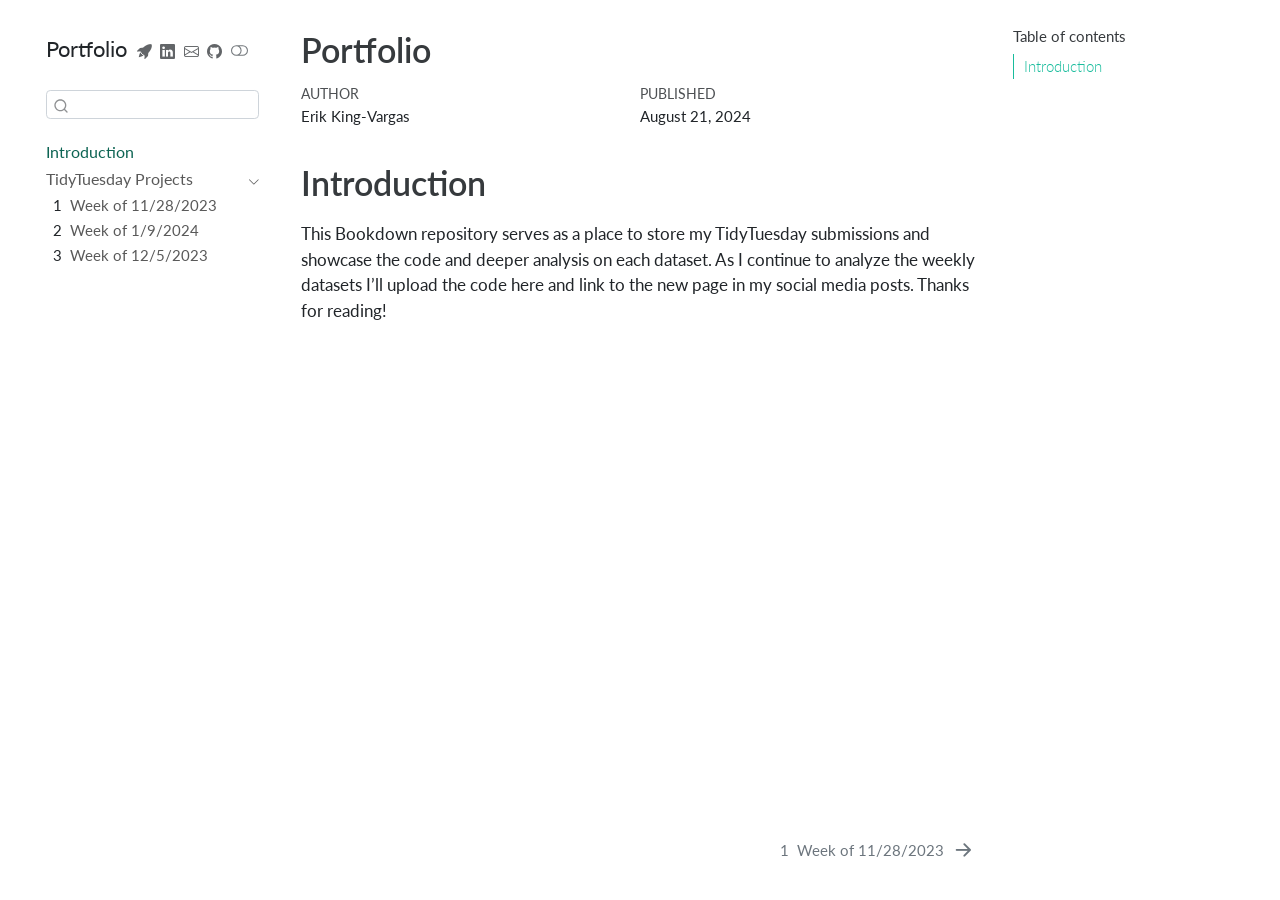
<file: docs/index.html>
<!DOCTYPE html>
<html xmlns="http://www.w3.org/1999/xhtml" lang="en" xml:lang="en"><head>

<meta charset="utf-8">
<meta name="generator" content="quarto-1.3.361">

<meta name="viewport" content="width=device-width, initial-scale=1.0, user-scalable=yes">

<meta name="author" content="Erik King-Vargas">
<meta name="dcterms.date" content="2024-08-21">

<title>Portfolio</title>
<style>
code{white-space: pre-wrap;}
span.smallcaps{font-variant: small-caps;}
div.columns{display: flex; gap: min(4vw, 1.5em);}
div.column{flex: auto; overflow-x: auto;}
div.hanging-indent{margin-left: 1.5em; text-indent: -1.5em;}
ul.task-list{list-style: none;}
ul.task-list li input[type="checkbox"] {
  width: 0.8em;
  margin: 0 0.8em 0.2em -1em; /* quarto-specific, see https://github.com/quarto-dev/quarto-cli/issues/4556 */ 
  vertical-align: middle;
}
</style>


<script src="site_libs/quarto-nav/quarto-nav.js"></script>
<script src="site_libs/quarto-nav/headroom.min.js"></script>
<script src="site_libs/clipboard/clipboard.min.js"></script>
<script src="site_libs/quarto-search/autocomplete.umd.js"></script>
<script src="site_libs/quarto-search/fuse.min.js"></script>
<script src="site_libs/quarto-search/quarto-search.js"></script>
<meta name="quarto:offset" content="./">
<link href="./week_11-28-2023.html" rel="next">
<script src="site_libs/quarto-html/quarto.js"></script>
<script src="site_libs/quarto-html/popper.min.js"></script>
<script src="site_libs/quarto-html/tippy.umd.min.js"></script>
<script src="site_libs/quarto-html/anchor.min.js"></script>
<link href="site_libs/quarto-html/tippy.css" rel="stylesheet">
<link href="site_libs/quarto-html/quarto-syntax-highlighting.css" rel="stylesheet" class="quarto-color-scheme" id="quarto-text-highlighting-styles">
<link href="site_libs/quarto-html/quarto-syntax-highlighting-dark.css" rel="prefetch" class="quarto-color-scheme quarto-color-alternate" id="quarto-text-highlighting-styles">
<script src="site_libs/bootstrap/bootstrap.min.js"></script>
<link href="site_libs/bootstrap/bootstrap-icons.css" rel="stylesheet">
<link href="site_libs/bootstrap/bootstrap.min.css" rel="stylesheet" class="quarto-color-scheme" id="quarto-bootstrap" data-mode="light">
<link href="site_libs/bootstrap/bootstrap-dark.min.css" rel="prefetch" class="quarto-color-scheme quarto-color-alternate" id="quarto-bootstrap" data-mode="dark">
<script id="quarto-search-options" type="application/json">{
  "location": "sidebar",
  "copy-button": false,
  "collapse-after": 3,
  "panel-placement": "start",
  "type": "textbox",
  "limit": 20,
  "language": {
    "search-no-results-text": "No results",
    "search-matching-documents-text": "matching documents",
    "search-copy-link-title": "Copy link to search",
    "search-hide-matches-text": "Hide additional matches",
    "search-more-match-text": "more match in this document",
    "search-more-matches-text": "more matches in this document",
    "search-clear-button-title": "Clear",
    "search-detached-cancel-button-title": "Cancel",
    "search-submit-button-title": "Submit",
    "search-label": "Search"
  }
}</script>


</head>

<body class="nav-sidebar floating">

<div id="quarto-search-results"></div>
  <header id="quarto-header" class="headroom fixed-top">
  <nav class="quarto-secondary-nav">
    <div class="container-fluid d-flex">
      <button type="button" class="quarto-btn-toggle btn" data-bs-toggle="collapse" data-bs-target="#quarto-sidebar,#quarto-sidebar-glass" aria-controls="quarto-sidebar" aria-expanded="false" aria-label="Toggle sidebar navigation" onclick="if (window.quartoToggleHeadroom) { window.quartoToggleHeadroom(); }">
        <i class="bi bi-layout-text-sidebar-reverse"></i>
      </button>
      <nav class="quarto-page-breadcrumbs" aria-label="breadcrumb"><ol class="breadcrumb"><li class="breadcrumb-item"><a href="./index.html">Introduction</a></li></ol></nav>
      <a class="flex-grow-1" role="button" data-bs-toggle="collapse" data-bs-target="#quarto-sidebar,#quarto-sidebar-glass" aria-controls="quarto-sidebar" aria-expanded="false" aria-label="Toggle sidebar navigation" onclick="if (window.quartoToggleHeadroom) { window.quartoToggleHeadroom(); }">      
      </a>
      <button type="button" class="btn quarto-search-button" aria-label="" onclick="window.quartoOpenSearch();">
        <i class="bi bi-search"></i>
      </button>
    </div>
  </nav>
</header>
<!-- content -->
<div id="quarto-content" class="quarto-container page-columns page-rows-contents page-layout-article">
<!-- sidebar -->
  <nav id="quarto-sidebar" class="sidebar collapse collapse-horizontal sidebar-navigation floating overflow-auto">
    <div class="pt-lg-2 mt-2 text-left sidebar-header">
    <div class="sidebar-title mb-0 py-0">
      <a href="./">Portfolio</a> 
        <div class="sidebar-tools-main tools-wide">
    <a href="https://erik-king-vargas.carrd.co/" title="" class="quarto-navigation-tool px-1" aria-label=""><i class="bi bi-rocket-takeoff"></i></a>
    <a href="https://www.linkedin.com/in/erikvvargas/" title="" class="quarto-navigation-tool px-1" aria-label=""><i class="bi bi-linkedin"></i></a>
    <a href="mailto:erikvvargas@gmail.com" title="" class="quarto-navigation-tool px-1" aria-label=""><i class="bi bi-envelope"></i></a>
    <a href="https://github.com/erikvvargas/erik_vargas_portfolio" title="Source Code" class="quarto-navigation-tool px-1" aria-label="Source Code"><i class="bi bi-github"></i></a>
  <a href="" class="quarto-color-scheme-toggle quarto-navigation-tool  px-1" onclick="window.quartoToggleColorScheme(); return false;" title="Toggle dark mode"><i class="bi"></i></a>
</div>
    </div>
      </div>
        <div class="mt-2 flex-shrink-0 align-items-center">
        <div class="sidebar-search">
        <div id="quarto-search" class="" title="Search"></div>
        </div>
        </div>
    <div class="sidebar-menu-container"> 
    <ul class="list-unstyled mt-1">
        <li class="sidebar-item">
  <div class="sidebar-item-container"> 
  <a href="./index.html" class="sidebar-item-text sidebar-link active">
 <span class="menu-text">Introduction</span></a>
  </div>
</li>
        <li class="sidebar-item sidebar-item-section">
      <div class="sidebar-item-container"> 
            <a class="sidebar-item-text sidebar-link text-start" data-bs-toggle="collapse" data-bs-target="#quarto-sidebar-section-1" aria-expanded="true">
 <span class="menu-text">TidyTuesday Projects</span></a>
          <a class="sidebar-item-toggle text-start" data-bs-toggle="collapse" data-bs-target="#quarto-sidebar-section-1" aria-expanded="true" aria-label="Toggle section">
            <i class="bi bi-chevron-right ms-2"></i>
          </a> 
      </div>
      <ul id="quarto-sidebar-section-1" class="collapse list-unstyled sidebar-section depth1 show">  
          <li class="sidebar-item">
  <div class="sidebar-item-container"> 
  <a href="./week_11-28-2023.html" class="sidebar-item-text sidebar-link">
 <span class="menu-text"><span class="chapter-number">1</span>&nbsp; <span class="chapter-title">Week of 11/28/2023</span></span></a>
  </div>
</li>
          <li class="sidebar-item">
  <div class="sidebar-item-container"> 
  <a href="./week_1-9-2024.html" class="sidebar-item-text sidebar-link">
 <span class="menu-text"><span class="chapter-number">2</span>&nbsp; <span class="chapter-title">Week of 1/9/2024</span></span></a>
  </div>
</li>
          <li class="sidebar-item">
  <div class="sidebar-item-container"> 
  <a href="./week_12-5-2023.html" class="sidebar-item-text sidebar-link">
 <span class="menu-text"><span class="chapter-number">3</span>&nbsp; <span class="chapter-title">Week of 12/5/2023</span></span></a>
  </div>
</li>
      </ul>
  </li>
    </ul>
    </div>
</nav>
<div id="quarto-sidebar-glass" data-bs-toggle="collapse" data-bs-target="#quarto-sidebar,#quarto-sidebar-glass"></div>
<!-- margin-sidebar -->
    <div id="quarto-margin-sidebar" class="sidebar margin-sidebar">
        <nav id="TOC" role="doc-toc" class="toc-active">
    <h2 id="toc-title">Table of contents</h2>
   
  <ul>
  <li><a href="#introduction" id="toc-introduction" class="nav-link active" data-scroll-target="#introduction">Introduction</a></li>
  </ul>
</nav>
    </div>
<!-- main -->
<main class="content" id="quarto-document-content">

<header id="title-block-header" class="quarto-title-block default">
<div class="quarto-title">
<h1 class="title">Portfolio</h1>
</div>



<div class="quarto-title-meta">

    <div>
    <div class="quarto-title-meta-heading">Author</div>
    <div class="quarto-title-meta-contents">
             <p>Erik King-Vargas </p>
          </div>
  </div>
    
    <div>
    <div class="quarto-title-meta-heading">Published</div>
    <div class="quarto-title-meta-contents">
      <p class="date">August 21, 2024</p>
    </div>
  </div>
  
    
  </div>
  

</header>

<section id="introduction" class="level1 unnumbered">
<h1 class="unnumbered">Introduction</h1>
<p>This Bookdown repository serves as a place to store my TidyTuesday submissions and showcase the code and deeper analysis on each dataset. As I continue to analyze the weekly datasets I’ll upload the code here and link to the new page in my social media posts. Thanks for reading!</p>


</section>

</main> <!-- /main -->
<script id="quarto-html-after-body" type="application/javascript">
window.document.addEventListener("DOMContentLoaded", function (event) {
  const toggleBodyColorMode = (bsSheetEl) => {
    const mode = bsSheetEl.getAttribute("data-mode");
    const bodyEl = window.document.querySelector("body");
    if (mode === "dark") {
      bodyEl.classList.add("quarto-dark");
      bodyEl.classList.remove("quarto-light");
    } else {
      bodyEl.classList.add("quarto-light");
      bodyEl.classList.remove("quarto-dark");
    }
  }
  const toggleBodyColorPrimary = () => {
    const bsSheetEl = window.document.querySelector("link#quarto-bootstrap");
    if (bsSheetEl) {
      toggleBodyColorMode(bsSheetEl);
    }
  }
  toggleBodyColorPrimary();  
  const disableStylesheet = (stylesheets) => {
    for (let i=0; i < stylesheets.length; i++) {
      const stylesheet = stylesheets[i];
      stylesheet.rel = 'prefetch';
    }
  }
  const enableStylesheet = (stylesheets) => {
    for (let i=0; i < stylesheets.length; i++) {
      const stylesheet = stylesheets[i];
      stylesheet.rel = 'stylesheet';
    }
  }
  const manageTransitions = (selector, allowTransitions) => {
    const els = window.document.querySelectorAll(selector);
    for (let i=0; i < els.length; i++) {
      const el = els[i];
      if (allowTransitions) {
        el.classList.remove('notransition');
      } else {
        el.classList.add('notransition');
      }
    }
  }
  const toggleColorMode = (alternate) => {
    // Switch the stylesheets
    const alternateStylesheets = window.document.querySelectorAll('link.quarto-color-scheme.quarto-color-alternate');
    manageTransitions('#quarto-margin-sidebar .nav-link', false);
    if (alternate) {
      enableStylesheet(alternateStylesheets);
      for (const sheetNode of alternateStylesheets) {
        if (sheetNode.id === "quarto-bootstrap") {
          toggleBodyColorMode(sheetNode);
        }
      }
    } else {
      disableStylesheet(alternateStylesheets);
      toggleBodyColorPrimary();
    }
    manageTransitions('#quarto-margin-sidebar .nav-link', true);
    // Switch the toggles
    const toggles = window.document.querySelectorAll('.quarto-color-scheme-toggle');
    for (let i=0; i < toggles.length; i++) {
      const toggle = toggles[i];
      if (toggle) {
        if (alternate) {
          toggle.classList.add("alternate");     
        } else {
          toggle.classList.remove("alternate");
        }
      }
    }
    // Hack to workaround the fact that safari doesn't
    // properly recolor the scrollbar when toggling (#1455)
    if (navigator.userAgent.indexOf('Safari') > 0 && navigator.userAgent.indexOf('Chrome') == -1) {
      manageTransitions("body", false);
      window.scrollTo(0, 1);
      setTimeout(() => {
        window.scrollTo(0, 0);
        manageTransitions("body", true);
      }, 40);  
    }
  }
  const isFileUrl = () => { 
    return window.location.protocol === 'file:';
  }
  const hasAlternateSentinel = () => {  
    let styleSentinel = getColorSchemeSentinel();
    if (styleSentinel !== null) {
      return styleSentinel === "alternate";
    } else {
      return false;
    }
  }
  const setStyleSentinel = (alternate) => {
    const value = alternate ? "alternate" : "default";
    if (!isFileUrl()) {
      window.localStorage.setItem("quarto-color-scheme", value);
    } else {
      localAlternateSentinel = value;
    }
  }
  const getColorSchemeSentinel = () => {
    if (!isFileUrl()) {
      const storageValue = window.localStorage.getItem("quarto-color-scheme");
      return storageValue != null ? storageValue : localAlternateSentinel;
    } else {
      return localAlternateSentinel;
    }
  }
  let localAlternateSentinel = 'default';
  // Dark / light mode switch
  window.quartoToggleColorScheme = () => {
    // Read the current dark / light value 
    let toAlternate = !hasAlternateSentinel();
    toggleColorMode(toAlternate);
    setStyleSentinel(toAlternate);
  };
  // Ensure there is a toggle, if there isn't float one in the top right
  if (window.document.querySelector('.quarto-color-scheme-toggle') === null) {
    const a = window.document.createElement('a');
    a.classList.add('top-right');
    a.classList.add('quarto-color-scheme-toggle');
    a.href = "";
    a.onclick = function() { try { window.quartoToggleColorScheme(); } catch {} return false; };
    const i = window.document.createElement("i");
    i.classList.add('bi');
    a.appendChild(i);
    window.document.body.appendChild(a);
  }
  // Switch to dark mode if need be
  if (hasAlternateSentinel()) {
    toggleColorMode(true);
  } else {
    toggleColorMode(false);
  }
  const icon = "";
  const anchorJS = new window.AnchorJS();
  anchorJS.options = {
    placement: 'right',
    icon: icon
  };
  anchorJS.add('.anchored');
  const isCodeAnnotation = (el) => {
    for (const clz of el.classList) {
      if (clz.startsWith('code-annotation-')) {                     
        return true;
      }
    }
    return false;
  }
  const clipboard = new window.ClipboardJS('.code-copy-button', {
    text: function(trigger) {
      const codeEl = trigger.previousElementSibling.cloneNode(true);
      for (const childEl of codeEl.children) {
        if (isCodeAnnotation(childEl)) {
          childEl.remove();
        }
      }
      return codeEl.innerText;
    }
  });
  clipboard.on('success', function(e) {
    // button target
    const button = e.trigger;
    // don't keep focus
    button.blur();
    // flash "checked"
    button.classList.add('code-copy-button-checked');
    var currentTitle = button.getAttribute("title");
    button.setAttribute("title", "Copied!");
    let tooltip;
    if (window.bootstrap) {
      button.setAttribute("data-bs-toggle", "tooltip");
      button.setAttribute("data-bs-placement", "left");
      button.setAttribute("data-bs-title", "Copied!");
      tooltip = new bootstrap.Tooltip(button, 
        { trigger: "manual", 
          customClass: "code-copy-button-tooltip",
          offset: [0, -8]});
      tooltip.show();    
    }
    setTimeout(function() {
      if (tooltip) {
        tooltip.hide();
        button.removeAttribute("data-bs-title");
        button.removeAttribute("data-bs-toggle");
        button.removeAttribute("data-bs-placement");
      }
      button.setAttribute("title", currentTitle);
      button.classList.remove('code-copy-button-checked');
    }, 1000);
    // clear code selection
    e.clearSelection();
  });
  function tippyHover(el, contentFn) {
    const config = {
      allowHTML: true,
      content: contentFn,
      maxWidth: 500,
      delay: 100,
      arrow: false,
      appendTo: function(el) {
          return el.parentElement;
      },
      interactive: true,
      interactiveBorder: 10,
      theme: 'quarto',
      placement: 'bottom-start'
    };
    window.tippy(el, config); 
  }
  const noterefs = window.document.querySelectorAll('a[role="doc-noteref"]');
  for (var i=0; i<noterefs.length; i++) {
    const ref = noterefs[i];
    tippyHover(ref, function() {
      // use id or data attribute instead here
      let href = ref.getAttribute('data-footnote-href') || ref.getAttribute('href');
      try { href = new URL(href).hash; } catch {}
      const id = href.replace(/^#\/?/, "");
      const note = window.document.getElementById(id);
      return note.innerHTML;
    });
  }
      let selectedAnnoteEl;
      const selectorForAnnotation = ( cell, annotation) => {
        let cellAttr = 'data-code-cell="' + cell + '"';
        let lineAttr = 'data-code-annotation="' +  annotation + '"';
        const selector = 'span[' + cellAttr + '][' + lineAttr + ']';
        return selector;
      }
      const selectCodeLines = (annoteEl) => {
        const doc = window.document;
        const targetCell = annoteEl.getAttribute("data-target-cell");
        const targetAnnotation = annoteEl.getAttribute("data-target-annotation");
        const annoteSpan = window.document.querySelector(selectorForAnnotation(targetCell, targetAnnotation));
        const lines = annoteSpan.getAttribute("data-code-lines").split(",");
        const lineIds = lines.map((line) => {
          return targetCell + "-" + line;
        })
        let top = null;
        let height = null;
        let parent = null;
        if (lineIds.length > 0) {
            //compute the position of the single el (top and bottom and make a div)
            const el = window.document.getElementById(lineIds[0]);
            top = el.offsetTop;
            height = el.offsetHeight;
            parent = el.parentElement.parentElement;
          if (lineIds.length > 1) {
            const lastEl = window.document.getElementById(lineIds[lineIds.length - 1]);
            const bottom = lastEl.offsetTop + lastEl.offsetHeight;
            height = bottom - top;
          }
          if (top !== null && height !== null && parent !== null) {
            // cook up a div (if necessary) and position it 
            let div = window.document.getElementById("code-annotation-line-highlight");
            if (div === null) {
              div = window.document.createElement("div");
              div.setAttribute("id", "code-annotation-line-highlight");
              div.style.position = 'absolute';
              parent.appendChild(div);
            }
            div.style.top = top - 2 + "px";
            div.style.height = height + 4 + "px";
            let gutterDiv = window.document.getElementById("code-annotation-line-highlight-gutter");
            if (gutterDiv === null) {
              gutterDiv = window.document.createElement("div");
              gutterDiv.setAttribute("id", "code-annotation-line-highlight-gutter");
              gutterDiv.style.position = 'absolute';
              const codeCell = window.document.getElementById(targetCell);
              const gutter = codeCell.querySelector('.code-annotation-gutter');
              gutter.appendChild(gutterDiv);
            }
            gutterDiv.style.top = top - 2 + "px";
            gutterDiv.style.height = height + 4 + "px";
          }
          selectedAnnoteEl = annoteEl;
        }
      };
      const unselectCodeLines = () => {
        const elementsIds = ["code-annotation-line-highlight", "code-annotation-line-highlight-gutter"];
        elementsIds.forEach((elId) => {
          const div = window.document.getElementById(elId);
          if (div) {
            div.remove();
          }
        });
        selectedAnnoteEl = undefined;
      };
      // Attach click handler to the DT
      const annoteDls = window.document.querySelectorAll('dt[data-target-cell]');
      for (const annoteDlNode of annoteDls) {
        annoteDlNode.addEventListener('click', (event) => {
          const clickedEl = event.target;
          if (clickedEl !== selectedAnnoteEl) {
            unselectCodeLines();
            const activeEl = window.document.querySelector('dt[data-target-cell].code-annotation-active');
            if (activeEl) {
              activeEl.classList.remove('code-annotation-active');
            }
            selectCodeLines(clickedEl);
            clickedEl.classList.add('code-annotation-active');
          } else {
            // Unselect the line
            unselectCodeLines();
            clickedEl.classList.remove('code-annotation-active');
          }
        });
      }
  const findCites = (el) => {
    const parentEl = el.parentElement;
    if (parentEl) {
      const cites = parentEl.dataset.cites;
      if (cites) {
        return {
          el,
          cites: cites.split(' ')
        };
      } else {
        return findCites(el.parentElement)
      }
    } else {
      return undefined;
    }
  };
  var bibliorefs = window.document.querySelectorAll('a[role="doc-biblioref"]');
  for (var i=0; i<bibliorefs.length; i++) {
    const ref = bibliorefs[i];
    const citeInfo = findCites(ref);
    if (citeInfo) {
      tippyHover(citeInfo.el, function() {
        var popup = window.document.createElement('div');
        citeInfo.cites.forEach(function(cite) {
          var citeDiv = window.document.createElement('div');
          citeDiv.classList.add('hanging-indent');
          citeDiv.classList.add('csl-entry');
          var biblioDiv = window.document.getElementById('ref-' + cite);
          if (biblioDiv) {
            citeDiv.innerHTML = biblioDiv.innerHTML;
          }
          popup.appendChild(citeDiv);
        });
        return popup.innerHTML;
      });
    }
  }
});
</script>
<nav class="page-navigation">
  <div class="nav-page nav-page-previous">
  </div>
  <div class="nav-page nav-page-next">
      <a href="./week_11-28-2023.html" class="pagination-link">
        <span class="nav-page-text"><span class="chapter-number">1</span>&nbsp; <span class="chapter-title">Week of 11/28/2023</span></span> <i class="bi bi-arrow-right-short"></i>
      </a>
  </div>
</nav>
</div> <!-- /content -->



</body></html>
</file>
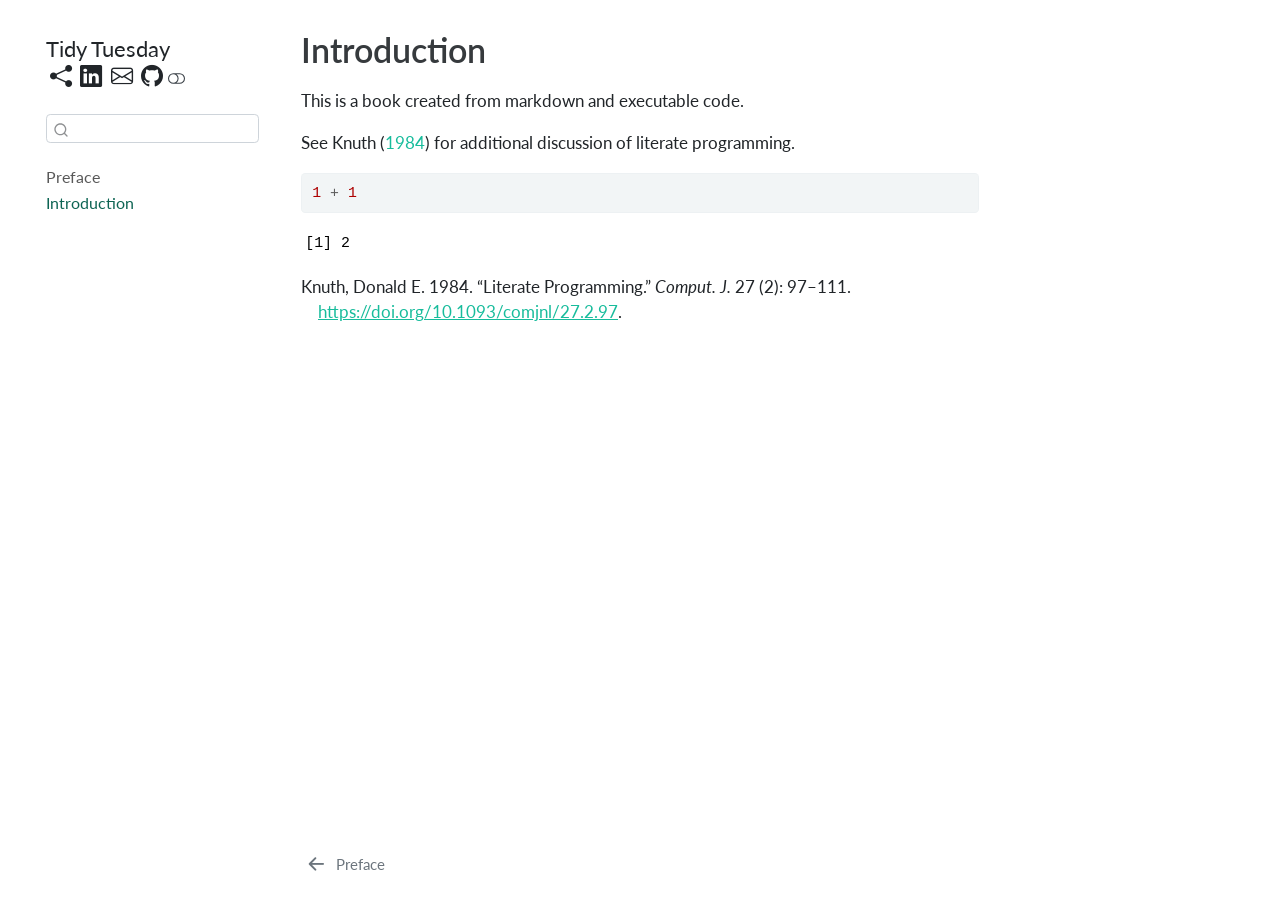
<file: docs/intro.html>
<!DOCTYPE html>
<html xmlns="http://www.w3.org/1999/xhtml" lang="en" xml:lang="en"><head>

<meta charset="utf-8">
<meta name="generator" content="quarto-1.2.475">

<meta name="viewport" content="width=device-width, initial-scale=1.0, user-scalable=yes">


<title>Tidy Tuesday - 1&nbsp; Introduction</title>
<style>
code{white-space: pre-wrap;}
span.smallcaps{font-variant: small-caps;}
div.columns{display: flex; gap: min(4vw, 1.5em);}
div.column{flex: auto; overflow-x: auto;}
div.hanging-indent{margin-left: 1.5em; text-indent: -1.5em;}
ul.task-list{list-style: none;}
ul.task-list li input[type="checkbox"] {
  width: 0.8em;
  margin: 0 0.8em 0.2em -1.6em;
  vertical-align: middle;
}
pre > code.sourceCode { white-space: pre; position: relative; }
pre > code.sourceCode > span { display: inline-block; line-height: 1.25; }
pre > code.sourceCode > span:empty { height: 1.2em; }
.sourceCode { overflow: visible; }
code.sourceCode > span { color: inherit; text-decoration: inherit; }
div.sourceCode { margin: 1em 0; }
pre.sourceCode { margin: 0; }
@media screen {
div.sourceCode { overflow: auto; }
}
@media print {
pre > code.sourceCode { white-space: pre-wrap; }
pre > code.sourceCode > span { text-indent: -5em; padding-left: 5em; }
}
pre.numberSource code
  { counter-reset: source-line 0; }
pre.numberSource code > span
  { position: relative; left: -4em; counter-increment: source-line; }
pre.numberSource code > span > a:first-child::before
  { content: counter(source-line);
    position: relative; left: -1em; text-align: right; vertical-align: baseline;
    border: none; display: inline-block;
    -webkit-touch-callout: none; -webkit-user-select: none;
    -khtml-user-select: none; -moz-user-select: none;
    -ms-user-select: none; user-select: none;
    padding: 0 4px; width: 4em;
    color: #aaaaaa;
  }
pre.numberSource { margin-left: 3em; border-left: 1px solid #aaaaaa;  padding-left: 4px; }
div.sourceCode
  {   }
@media screen {
pre > code.sourceCode > span > a:first-child::before { text-decoration: underline; }
}
code span.al { color: #ff0000; font-weight: bold; } /* Alert */
code span.an { color: #60a0b0; font-weight: bold; font-style: italic; } /* Annotation */
code span.at { color: #7d9029; } /* Attribute */
code span.bn { color: #40a070; } /* BaseN */
code span.bu { color: #008000; } /* BuiltIn */
code span.cf { color: #007020; font-weight: bold; } /* ControlFlow */
code span.ch { color: #4070a0; } /* Char */
code span.cn { color: #880000; } /* Constant */
code span.co { color: #60a0b0; font-style: italic; } /* Comment */
code span.cv { color: #60a0b0; font-weight: bold; font-style: italic; } /* CommentVar */
code span.do { color: #ba2121; font-style: italic; } /* Documentation */
code span.dt { color: #902000; } /* DataType */
code span.dv { color: #40a070; } /* DecVal */
code span.er { color: #ff0000; font-weight: bold; } /* Error */
code span.ex { } /* Extension */
code span.fl { color: #40a070; } /* Float */
code span.fu { color: #06287e; } /* Function */
code span.im { color: #008000; font-weight: bold; } /* Import */
code span.in { color: #60a0b0; font-weight: bold; font-style: italic; } /* Information */
code span.kw { color: #007020; font-weight: bold; } /* Keyword */
code span.op { color: #666666; } /* Operator */
code span.ot { color: #007020; } /* Other */
code span.pp { color: #bc7a00; } /* Preprocessor */
code span.sc { color: #4070a0; } /* SpecialChar */
code span.ss { color: #bb6688; } /* SpecialString */
code span.st { color: #4070a0; } /* String */
code span.va { color: #19177c; } /* Variable */
code span.vs { color: #4070a0; } /* VerbatimString */
code span.wa { color: #60a0b0; font-weight: bold; font-style: italic; } /* Warning */
div.csl-bib-body { }
div.csl-entry {
  clear: both;
}
.hanging div.csl-entry {
  margin-left:2em;
  text-indent:-2em;
}
div.csl-left-margin {
  min-width:2em;
  float:left;
}
div.csl-right-inline {
  margin-left:2em;
  padding-left:1em;
}
div.csl-indent {
  margin-left: 2em;
}
</style>


<script src="site_libs/quarto-nav/quarto-nav.js"></script>
<script src="site_libs/quarto-nav/headroom.min.js"></script>
<script src="site_libs/clipboard/clipboard.min.js"></script>
<script src="site_libs/quarto-search/autocomplete.umd.js"></script>
<script src="site_libs/quarto-search/fuse.min.js"></script>
<script src="site_libs/quarto-search/quarto-search.js"></script>
<meta name="quarto:offset" content="./">
<link href="./index.html" rel="prev">
<script src="site_libs/quarto-html/quarto.js"></script>
<script src="site_libs/quarto-html/popper.min.js"></script>
<script src="site_libs/quarto-html/tippy.umd.min.js"></script>
<script src="site_libs/quarto-html/anchor.min.js"></script>
<link href="site_libs/quarto-html/tippy.css" rel="stylesheet">
<link href="site_libs/quarto-html/quarto-syntax-highlighting.css" rel="stylesheet" class="quarto-color-scheme" id="quarto-text-highlighting-styles">
<link href="site_libs/quarto-html/quarto-syntax-highlighting-dark.css" rel="prefetch" class="quarto-color-scheme quarto-color-alternate" id="quarto-text-highlighting-styles">
<script src="site_libs/bootstrap/bootstrap.min.js"></script>
<link href="site_libs/bootstrap/bootstrap-icons.css" rel="stylesheet">
<link href="site_libs/bootstrap/bootstrap.min.css" rel="stylesheet" class="quarto-color-scheme" id="quarto-bootstrap" data-mode="light">
<link href="site_libs/bootstrap/bootstrap-dark.min.css" rel="prefetch" class="quarto-color-scheme quarto-color-alternate" id="quarto-bootstrap" data-mode="dark">
<script id="quarto-search-options" type="application/json">{
  "location": "sidebar",
  "copy-button": false,
  "collapse-after": 3,
  "panel-placement": "start",
  "type": "textbox",
  "limit": 20,
  "language": {
    "search-no-results-text": "No results",
    "search-matching-documents-text": "matching documents",
    "search-copy-link-title": "Copy link to search",
    "search-hide-matches-text": "Hide additional matches",
    "search-more-match-text": "more match in this document",
    "search-more-matches-text": "more matches in this document",
    "search-clear-button-title": "Clear",
    "search-detached-cancel-button-title": "Cancel",
    "search-submit-button-title": "Submit"
  }
}</script>


</head>

<body class="nav-sidebar floating">

<div id="quarto-search-results"></div>
  <header id="quarto-header" class="headroom fixed-top">
  <nav class="quarto-secondary-nav" data-bs-toggle="collapse" data-bs-target="#quarto-sidebar" aria-controls="quarto-sidebar" aria-expanded="false" aria-label="Toggle sidebar navigation" onclick="if (window.quartoToggleHeadroom) { window.quartoToggleHeadroom(); }">
    <div class="container-fluid d-flex justify-content-between">
      <h1 class="quarto-secondary-nav-title"><span class="chapter-title">Introduction</span></h1>
      <button type="button" class="quarto-btn-toggle btn" aria-label="Show secondary navigation">
        <i class="bi bi-chevron-right"></i>
      </button>
    </div>
  </nav>
</header>
<!-- content -->
<div id="quarto-content" class="quarto-container page-columns page-rows-contents page-layout-article">
<!-- sidebar -->
  <nav id="quarto-sidebar" class="sidebar collapse sidebar-navigation floating overflow-auto">
    <div class="pt-lg-2 mt-2 text-left sidebar-header">
    <div class="sidebar-title mb-0 py-0">
      <a href="./">Tidy Tuesday</a> 
        <div class="sidebar-tools-main tools-wide">
    <a href="https://erik-king-vargas.carrd.co/" title="" class="sidebar-tool px-1"><i class="bi bi-share-fill"></i></a>
    <a href="https://www.linkedin.com/in/erikkingvargas/" title="" class="sidebar-tool px-1"><i class="bi bi-linkedin"></i></a>
    <a href="mailto:erik.king.vargas@gmail.com" title="" class="sidebar-tool px-1"><i class="bi bi-envelope"></i></a>
    <a href="https://github.com/erikvvargas/portfolio" title="Source Code" class="sidebar-tool px-1"><i class="bi bi-github"></i></a>
  <a href="" class="quarto-color-scheme-toggle sidebar-tool" onclick="window.quartoToggleColorScheme(); return false;" title="Toggle dark mode"><i class="bi"></i></a>
</div>
    </div>
      </div>
      <div class="mt-2 flex-shrink-0 align-items-center">
        <div class="sidebar-search">
        <div id="quarto-search" class="" title="Search"></div>
        </div>
      </div>
    <div class="sidebar-menu-container"> 
    <ul class="list-unstyled mt-1">
        <li class="sidebar-item">
  <div class="sidebar-item-container"> 
  <a href="./index.html" class="sidebar-item-text sidebar-link">Preface</a>
  </div>
</li>
        <li class="sidebar-item">
  <div class="sidebar-item-container"> 
  <a href="./intro.html" class="sidebar-item-text sidebar-link active"><span class="chapter-title">Introduction</span></a>
  </div>
</li>
    </ul>
    </div>
</nav>
<!-- margin-sidebar -->
    <div id="quarto-margin-sidebar" class="sidebar margin-sidebar">
        
    </div>
<!-- main -->
<main class="content" id="quarto-document-content">

<header id="title-block-header" class="quarto-title-block default">
<div class="quarto-title">
<h1 class="title d-none d-lg-block"><span class="chapter-title">Introduction</span></h1>
</div>



<div class="quarto-title-meta">

    
  
    
  </div>
  

</header>

<p>This is a book created from markdown and executable code.</p>
<p>See <span class="citation" data-cites="knuth84">Knuth (<a href="#ref-knuth84" role="doc-biblioref">1984</a>)</span> for additional discussion of literate programming.</p>
<div class="cell">
<div class="sourceCode cell-code" id="cb1"><pre class="sourceCode r code-with-copy"><code class="sourceCode r"><span id="cb1-1"><a href="#cb1-1" aria-hidden="true" tabindex="-1"></a><span class="dv">1</span> <span class="sc">+</span> <span class="dv">1</span></span></code><button title="Copy to Clipboard" class="code-copy-button"><i class="bi"></i></button></pre></div>
<div class="cell-output cell-output-stdout">
<pre><code>[1] 2</code></pre>
</div>
</div>


<div id="refs" class="references csl-bib-body hanging-indent" role="doc-bibliography">
<div id="ref-knuth84" class="csl-entry" role="doc-biblioentry">
Knuth, Donald E. 1984. <span>“Literate Programming.”</span> <em>Comput. J.</em> 27 (2): 97–111. <a href="https://doi.org/10.1093/comjnl/27.2.97">https://doi.org/10.1093/comjnl/27.2.97</a>.
</div>
</div>

</main> <!-- /main -->
<script id="quarto-html-after-body" type="application/javascript">
window.document.addEventListener("DOMContentLoaded", function (event) {
  const toggleBodyColorMode = (bsSheetEl) => {
    const mode = bsSheetEl.getAttribute("data-mode");
    const bodyEl = window.document.querySelector("body");
    if (mode === "dark") {
      bodyEl.classList.add("quarto-dark");
      bodyEl.classList.remove("quarto-light");
    } else {
      bodyEl.classList.add("quarto-light");
      bodyEl.classList.remove("quarto-dark");
    }
  }
  const toggleBodyColorPrimary = () => {
    const bsSheetEl = window.document.querySelector("link#quarto-bootstrap");
    if (bsSheetEl) {
      toggleBodyColorMode(bsSheetEl);
    }
  }
  toggleBodyColorPrimary();  
  const disableStylesheet = (stylesheets) => {
    for (let i=0; i < stylesheets.length; i++) {
      const stylesheet = stylesheets[i];
      stylesheet.rel = 'prefetch';
    }
  }
  const enableStylesheet = (stylesheets) => {
    for (let i=0; i < stylesheets.length; i++) {
      const stylesheet = stylesheets[i];
      stylesheet.rel = 'stylesheet';
    }
  }
  const manageTransitions = (selector, allowTransitions) => {
    const els = window.document.querySelectorAll(selector);
    for (let i=0; i < els.length; i++) {
      const el = els[i];
      if (allowTransitions) {
        el.classList.remove('notransition');
      } else {
        el.classList.add('notransition');
      }
    }
  }
  const toggleColorMode = (alternate) => {
    // Switch the stylesheets
    const alternateStylesheets = window.document.querySelectorAll('link.quarto-color-scheme.quarto-color-alternate');
    manageTransitions('#quarto-margin-sidebar .nav-link', false);
    if (alternate) {
      enableStylesheet(alternateStylesheets);
      for (const sheetNode of alternateStylesheets) {
        if (sheetNode.id === "quarto-bootstrap") {
          toggleBodyColorMode(sheetNode);
        }
      }
    } else {
      disableStylesheet(alternateStylesheets);
      toggleBodyColorPrimary();
    }
    manageTransitions('#quarto-margin-sidebar .nav-link', true);
    // Switch the toggles
    const toggles = window.document.querySelectorAll('.quarto-color-scheme-toggle');
    for (let i=0; i < toggles.length; i++) {
      const toggle = toggles[i];
      if (toggle) {
        if (alternate) {
          toggle.classList.add("alternate");     
        } else {
          toggle.classList.remove("alternate");
        }
      }
    }
    // Hack to workaround the fact that safari doesn't
    // properly recolor the scrollbar when toggling (#1455)
    if (navigator.userAgent.indexOf('Safari') > 0 && navigator.userAgent.indexOf('Chrome') == -1) {
      manageTransitions("body", false);
      window.scrollTo(0, 1);
      setTimeout(() => {
        window.scrollTo(0, 0);
        manageTransitions("body", true);
      }, 40);  
    }
  }
  const isFileUrl = () => { 
    return window.location.protocol === 'file:';
  }
  const hasAlternateSentinel = () => {  
    let styleSentinel = getColorSchemeSentinel();
    if (styleSentinel !== null) {
      return styleSentinel === "alternate";
    } else {
      return false;
    }
  }
  const setStyleSentinel = (alternate) => {
    const value = alternate ? "alternate" : "default";
    if (!isFileUrl()) {
      window.localStorage.setItem("quarto-color-scheme", value);
    } else {
      localAlternateSentinel = value;
    }
  }
  const getColorSchemeSentinel = () => {
    if (!isFileUrl()) {
      const storageValue = window.localStorage.getItem("quarto-color-scheme");
      return storageValue != null ? storageValue : localAlternateSentinel;
    } else {
      return localAlternateSentinel;
    }
  }
  let localAlternateSentinel = 'default';
  // Dark / light mode switch
  window.quartoToggleColorScheme = () => {
    // Read the current dark / light value 
    let toAlternate = !hasAlternateSentinel();
    toggleColorMode(toAlternate);
    setStyleSentinel(toAlternate);
  };
  // Ensure there is a toggle, if there isn't float one in the top right
  if (window.document.querySelector('.quarto-color-scheme-toggle') === null) {
    const a = window.document.createElement('a');
    a.classList.add('top-right');
    a.classList.add('quarto-color-scheme-toggle');
    a.href = "";
    a.onclick = function() { try { window.quartoToggleColorScheme(); } catch {} return false; };
    const i = window.document.createElement("i");
    i.classList.add('bi');
    a.appendChild(i);
    window.document.body.appendChild(a);
  }
  // Switch to dark mode if need be
  if (hasAlternateSentinel()) {
    toggleColorMode(true);
  } else {
    toggleColorMode(false);
  }
  const icon = "";
  const anchorJS = new window.AnchorJS();
  anchorJS.options = {
    placement: 'right',
    icon: icon
  };
  anchorJS.add('.anchored');
  const clipboard = new window.ClipboardJS('.code-copy-button', {
    target: function(trigger) {
      return trigger.previousElementSibling;
    }
  });
  clipboard.on('success', function(e) {
    // button target
    const button = e.trigger;
    // don't keep focus
    button.blur();
    // flash "checked"
    button.classList.add('code-copy-button-checked');
    var currentTitle = button.getAttribute("title");
    button.setAttribute("title", "Copied!");
    let tooltip;
    if (window.bootstrap) {
      button.setAttribute("data-bs-toggle", "tooltip");
      button.setAttribute("data-bs-placement", "left");
      button.setAttribute("data-bs-title", "Copied!");
      tooltip = new bootstrap.Tooltip(button, 
        { trigger: "manual", 
          customClass: "code-copy-button-tooltip",
          offset: [0, -8]});
      tooltip.show();    
    }
    setTimeout(function() {
      if (tooltip) {
        tooltip.hide();
        button.removeAttribute("data-bs-title");
        button.removeAttribute("data-bs-toggle");
        button.removeAttribute("data-bs-placement");
      }
      button.setAttribute("title", currentTitle);
      button.classList.remove('code-copy-button-checked');
    }, 1000);
    // clear code selection
    e.clearSelection();
  });
  function tippyHover(el, contentFn) {
    const config = {
      allowHTML: true,
      content: contentFn,
      maxWidth: 500,
      delay: 100,
      arrow: false,
      appendTo: function(el) {
          return el.parentElement;
      },
      interactive: true,
      interactiveBorder: 10,
      theme: 'quarto',
      placement: 'bottom-start'
    };
    window.tippy(el, config); 
  }
  const noterefs = window.document.querySelectorAll('a[role="doc-noteref"]');
  for (var i=0; i<noterefs.length; i++) {
    const ref = noterefs[i];
    tippyHover(ref, function() {
      // use id or data attribute instead here
      let href = ref.getAttribute('data-footnote-href') || ref.getAttribute('href');
      try { href = new URL(href).hash; } catch {}
      const id = href.replace(/^#\/?/, "");
      const note = window.document.getElementById(id);
      return note.innerHTML;
    });
  }
  const findCites = (el) => {
    const parentEl = el.parentElement;
    if (parentEl) {
      const cites = parentEl.dataset.cites;
      if (cites) {
        return {
          el,
          cites: cites.split(' ')
        };
      } else {
        return findCites(el.parentElement)
      }
    } else {
      return undefined;
    }
  };
  var bibliorefs = window.document.querySelectorAll('a[role="doc-biblioref"]');
  for (var i=0; i<bibliorefs.length; i++) {
    const ref = bibliorefs[i];
    const citeInfo = findCites(ref);
    if (citeInfo) {
      tippyHover(citeInfo.el, function() {
        var popup = window.document.createElement('div');
        citeInfo.cites.forEach(function(cite) {
          var citeDiv = window.document.createElement('div');
          citeDiv.classList.add('hanging-indent');
          citeDiv.classList.add('csl-entry');
          var biblioDiv = window.document.getElementById('ref-' + cite);
          if (biblioDiv) {
            citeDiv.innerHTML = biblioDiv.innerHTML;
          }
          popup.appendChild(citeDiv);
        });
        return popup.innerHTML;
      });
    }
  }
});
</script>
<nav class="page-navigation">
  <div class="nav-page nav-page-previous">
      <a href="./index.html" class="pagination-link">
        <i class="bi bi-arrow-left-short"></i> <span class="nav-page-text">Preface</span>
      </a>          
  </div>
  <div class="nav-page nav-page-next">
  </div>
</nav>
</div> <!-- /content -->



</body></html>
</file>
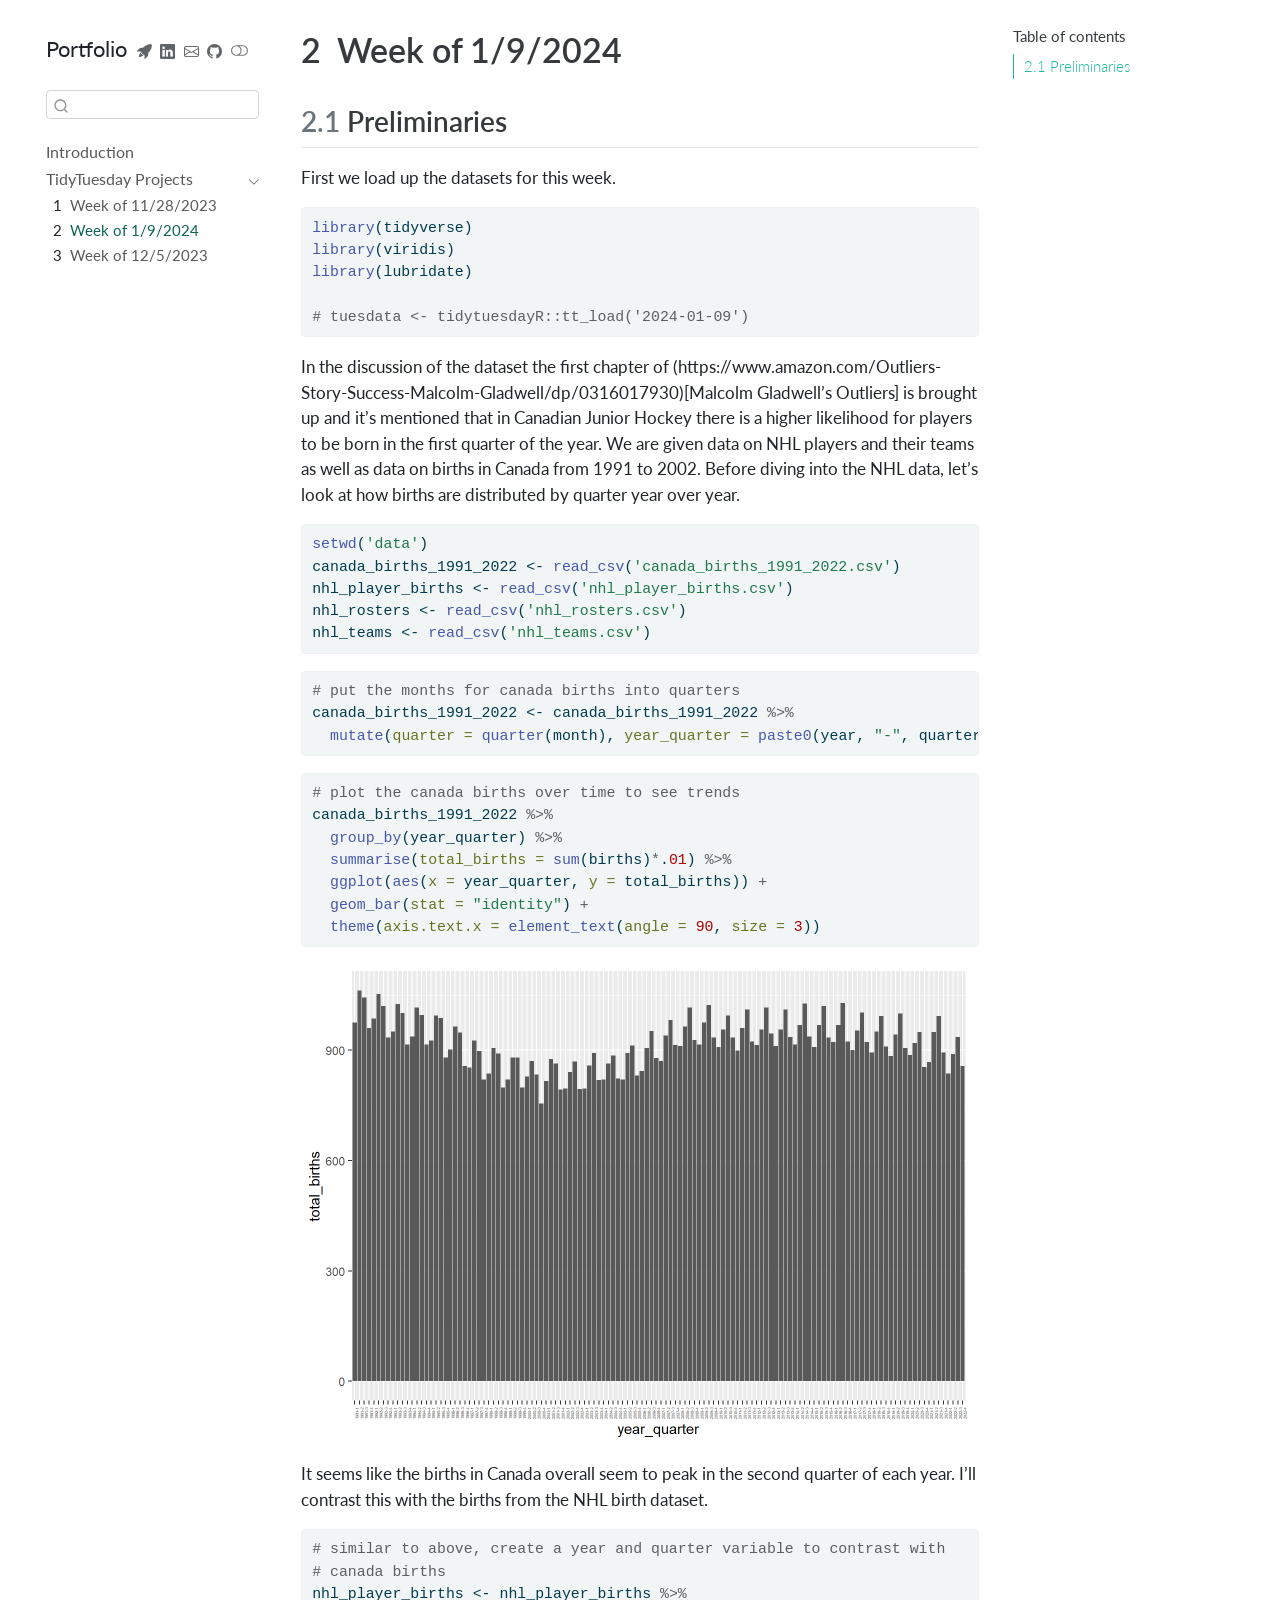
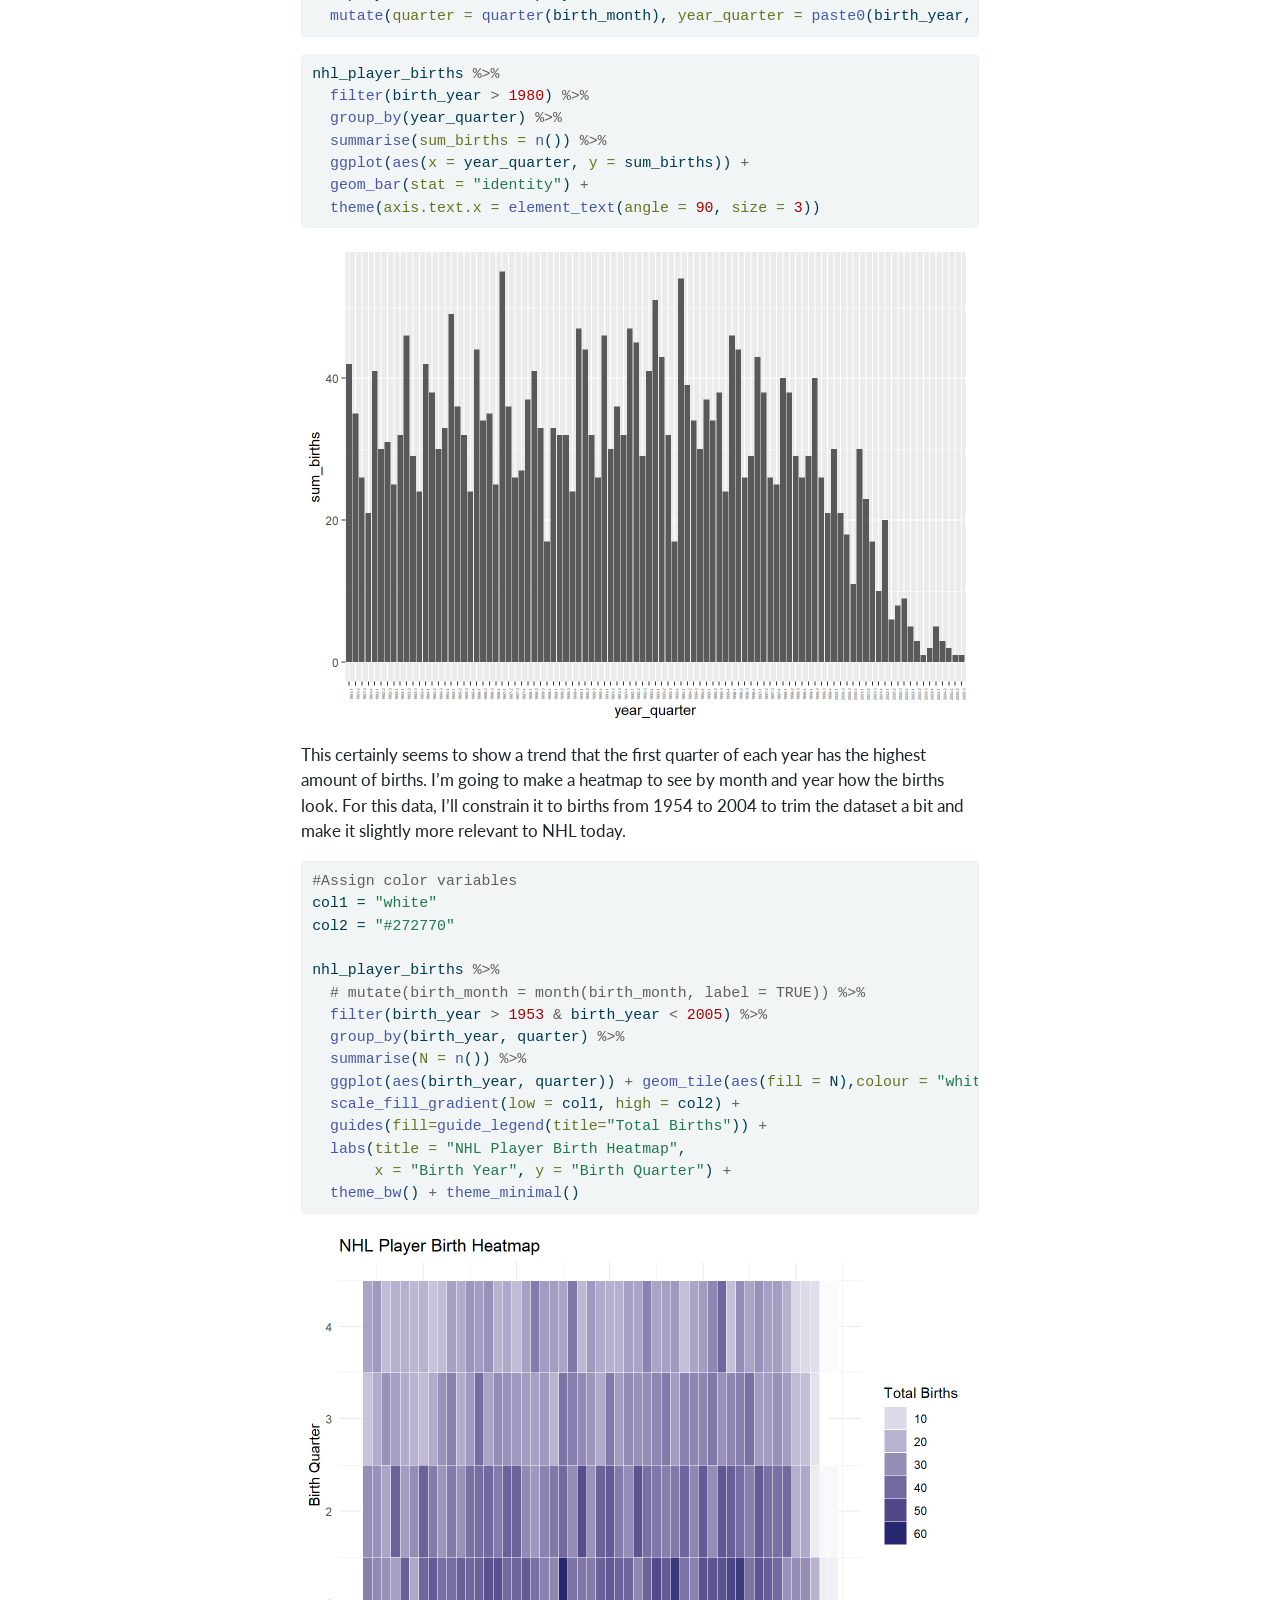
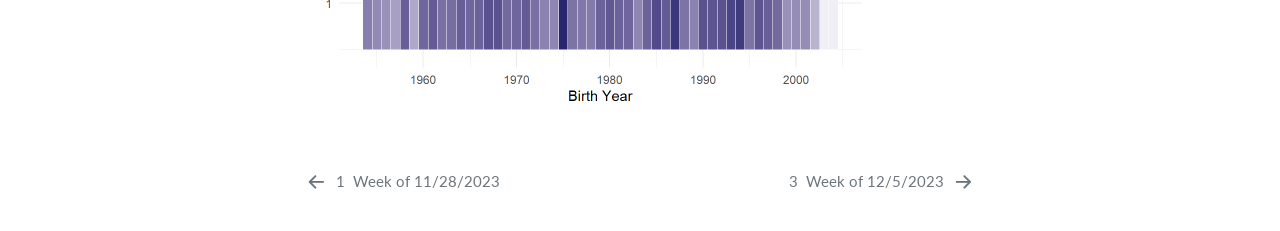
<file: docs/week_1-9-2024.html>
<!DOCTYPE html>
<html xmlns="http://www.w3.org/1999/xhtml" lang="en" xml:lang="en"><head>

<meta charset="utf-8">
<meta name="generator" content="quarto-1.3.361">

<meta name="viewport" content="width=device-width, initial-scale=1.0, user-scalable=yes">


<title>Portfolio - 2&nbsp; Week of 1/9/2024</title>
<style>
code{white-space: pre-wrap;}
span.smallcaps{font-variant: small-caps;}
div.columns{display: flex; gap: min(4vw, 1.5em);}
div.column{flex: auto; overflow-x: auto;}
div.hanging-indent{margin-left: 1.5em; text-indent: -1.5em;}
ul.task-list{list-style: none;}
ul.task-list li input[type="checkbox"] {
  width: 0.8em;
  margin: 0 0.8em 0.2em -1em; /* quarto-specific, see https://github.com/quarto-dev/quarto-cli/issues/4556 */ 
  vertical-align: middle;
}
/* CSS for syntax highlighting */
pre > code.sourceCode { white-space: pre; position: relative; }
pre > code.sourceCode > span { display: inline-block; line-height: 1.25; }
pre > code.sourceCode > span:empty { height: 1.2em; }
.sourceCode { overflow: visible; }
code.sourceCode > span { color: inherit; text-decoration: inherit; }
div.sourceCode { margin: 1em 0; }
pre.sourceCode { margin: 0; }
@media screen {
div.sourceCode { overflow: auto; }
}
@media print {
pre > code.sourceCode { white-space: pre-wrap; }
pre > code.sourceCode > span { text-indent: -5em; padding-left: 5em; }
}
pre.numberSource code
  { counter-reset: source-line 0; }
pre.numberSource code > span
  { position: relative; left: -4em; counter-increment: source-line; }
pre.numberSource code > span > a:first-child::before
  { content: counter(source-line);
    position: relative; left: -1em; text-align: right; vertical-align: baseline;
    border: none; display: inline-block;
    -webkit-touch-callout: none; -webkit-user-select: none;
    -khtml-user-select: none; -moz-user-select: none;
    -ms-user-select: none; user-select: none;
    padding: 0 4px; width: 4em;
  }
pre.numberSource { margin-left: 3em;  padding-left: 4px; }
div.sourceCode
  {   }
@media screen {
pre > code.sourceCode > span > a:first-child::before { text-decoration: underline; }
}
</style>


<script src="site_libs/quarto-nav/quarto-nav.js"></script>
<script src="site_libs/quarto-nav/headroom.min.js"></script>
<script src="site_libs/clipboard/clipboard.min.js"></script>
<script src="site_libs/quarto-search/autocomplete.umd.js"></script>
<script src="site_libs/quarto-search/fuse.min.js"></script>
<script src="site_libs/quarto-search/quarto-search.js"></script>
<meta name="quarto:offset" content="./">
<link href="./week_12-5-2023.html" rel="next">
<link href="./week_11-28-2023.html" rel="prev">
<script src="site_libs/quarto-html/quarto.js"></script>
<script src="site_libs/quarto-html/popper.min.js"></script>
<script src="site_libs/quarto-html/tippy.umd.min.js"></script>
<script src="site_libs/quarto-html/anchor.min.js"></script>
<link href="site_libs/quarto-html/tippy.css" rel="stylesheet">
<link href="site_libs/quarto-html/quarto-syntax-highlighting.css" rel="stylesheet" class="quarto-color-scheme" id="quarto-text-highlighting-styles">
<link href="site_libs/quarto-html/quarto-syntax-highlighting-dark.css" rel="prefetch" class="quarto-color-scheme quarto-color-alternate" id="quarto-text-highlighting-styles">
<script src="site_libs/bootstrap/bootstrap.min.js"></script>
<link href="site_libs/bootstrap/bootstrap-icons.css" rel="stylesheet">
<link href="site_libs/bootstrap/bootstrap.min.css" rel="stylesheet" class="quarto-color-scheme" id="quarto-bootstrap" data-mode="light">
<link href="site_libs/bootstrap/bootstrap-dark.min.css" rel="prefetch" class="quarto-color-scheme quarto-color-alternate" id="quarto-bootstrap" data-mode="dark">
<script id="quarto-search-options" type="application/json">{
  "location": "sidebar",
  "copy-button": false,
  "collapse-after": 3,
  "panel-placement": "start",
  "type": "textbox",
  "limit": 20,
  "language": {
    "search-no-results-text": "No results",
    "search-matching-documents-text": "matching documents",
    "search-copy-link-title": "Copy link to search",
    "search-hide-matches-text": "Hide additional matches",
    "search-more-match-text": "more match in this document",
    "search-more-matches-text": "more matches in this document",
    "search-clear-button-title": "Clear",
    "search-detached-cancel-button-title": "Cancel",
    "search-submit-button-title": "Submit",
    "search-label": "Search"
  }
}</script>


</head>

<body class="nav-sidebar floating">

<div id="quarto-search-results"></div>
  <header id="quarto-header" class="headroom fixed-top">
  <nav class="quarto-secondary-nav">
    <div class="container-fluid d-flex">
      <button type="button" class="quarto-btn-toggle btn" data-bs-toggle="collapse" data-bs-target="#quarto-sidebar,#quarto-sidebar-glass" aria-controls="quarto-sidebar" aria-expanded="false" aria-label="Toggle sidebar navigation" onclick="if (window.quartoToggleHeadroom) { window.quartoToggleHeadroom(); }">
        <i class="bi bi-layout-text-sidebar-reverse"></i>
      </button>
      <nav class="quarto-page-breadcrumbs" aria-label="breadcrumb"><ol class="breadcrumb"><li class="breadcrumb-item"><a href="./week_11-28-2023.html">TidyTuesday Projects</a></li><li class="breadcrumb-item"><a href="./week_1-9-2024.html"><span class="chapter-number">2</span>&nbsp; <span class="chapter-title">Week of 1/9/2024</span></a></li></ol></nav>
      <a class="flex-grow-1" role="button" data-bs-toggle="collapse" data-bs-target="#quarto-sidebar,#quarto-sidebar-glass" aria-controls="quarto-sidebar" aria-expanded="false" aria-label="Toggle sidebar navigation" onclick="if (window.quartoToggleHeadroom) { window.quartoToggleHeadroom(); }">      
      </a>
      <button type="button" class="btn quarto-search-button" aria-label="" onclick="window.quartoOpenSearch();">
        <i class="bi bi-search"></i>
      </button>
    </div>
  </nav>
</header>
<!-- content -->
<div id="quarto-content" class="quarto-container page-columns page-rows-contents page-layout-article">
<!-- sidebar -->
  <nav id="quarto-sidebar" class="sidebar collapse collapse-horizontal sidebar-navigation floating overflow-auto">
    <div class="pt-lg-2 mt-2 text-left sidebar-header">
    <div class="sidebar-title mb-0 py-0">
      <a href="./">Portfolio</a> 
        <div class="sidebar-tools-main tools-wide">
    <a href="https://erik-king-vargas.carrd.co/" title="" class="quarto-navigation-tool px-1" aria-label=""><i class="bi bi-rocket-takeoff"></i></a>
    <a href="https://www.linkedin.com/in/erikvvargas/" title="" class="quarto-navigation-tool px-1" aria-label=""><i class="bi bi-linkedin"></i></a>
    <a href="mailto:erikvvargas@gmail.com" title="" class="quarto-navigation-tool px-1" aria-label=""><i class="bi bi-envelope"></i></a>
    <a href="https://github.com/erikvvargas/erik_vargas_portfolio" title="Source Code" class="quarto-navigation-tool px-1" aria-label="Source Code"><i class="bi bi-github"></i></a>
  <a href="" class="quarto-color-scheme-toggle quarto-navigation-tool  px-1" onclick="window.quartoToggleColorScheme(); return false;" title="Toggle dark mode"><i class="bi"></i></a>
</div>
    </div>
      </div>
        <div class="mt-2 flex-shrink-0 align-items-center">
        <div class="sidebar-search">
        <div id="quarto-search" class="" title="Search"></div>
        </div>
        </div>
    <div class="sidebar-menu-container"> 
    <ul class="list-unstyled mt-1">
        <li class="sidebar-item">
  <div class="sidebar-item-container"> 
  <a href="./index.html" class="sidebar-item-text sidebar-link">
 <span class="menu-text">Introduction</span></a>
  </div>
</li>
        <li class="sidebar-item sidebar-item-section">
      <div class="sidebar-item-container"> 
            <a class="sidebar-item-text sidebar-link text-start" data-bs-toggle="collapse" data-bs-target="#quarto-sidebar-section-1" aria-expanded="true">
 <span class="menu-text">TidyTuesday Projects</span></a>
          <a class="sidebar-item-toggle text-start" data-bs-toggle="collapse" data-bs-target="#quarto-sidebar-section-1" aria-expanded="true" aria-label="Toggle section">
            <i class="bi bi-chevron-right ms-2"></i>
          </a> 
      </div>
      <ul id="quarto-sidebar-section-1" class="collapse list-unstyled sidebar-section depth1 show">  
          <li class="sidebar-item">
  <div class="sidebar-item-container"> 
  <a href="./week_11-28-2023.html" class="sidebar-item-text sidebar-link">
 <span class="menu-text"><span class="chapter-number">1</span>&nbsp; <span class="chapter-title">Week of 11/28/2023</span></span></a>
  </div>
</li>
          <li class="sidebar-item">
  <div class="sidebar-item-container"> 
  <a href="./week_1-9-2024.html" class="sidebar-item-text sidebar-link active">
 <span class="menu-text"><span class="chapter-number">2</span>&nbsp; <span class="chapter-title">Week of 1/9/2024</span></span></a>
  </div>
</li>
          <li class="sidebar-item">
  <div class="sidebar-item-container"> 
  <a href="./week_12-5-2023.html" class="sidebar-item-text sidebar-link">
 <span class="menu-text"><span class="chapter-number">3</span>&nbsp; <span class="chapter-title">Week of 12/5/2023</span></span></a>
  </div>
</li>
      </ul>
  </li>
    </ul>
    </div>
</nav>
<div id="quarto-sidebar-glass" data-bs-toggle="collapse" data-bs-target="#quarto-sidebar,#quarto-sidebar-glass"></div>
<!-- margin-sidebar -->
    <div id="quarto-margin-sidebar" class="sidebar margin-sidebar">
        <nav id="TOC" role="doc-toc" class="toc-active">
    <h2 id="toc-title">Table of contents</h2>
   
  <ul>
  <li><a href="#preliminaries" id="toc-preliminaries" class="nav-link active" data-scroll-target="#preliminaries"><span class="header-section-number">2.1</span> Preliminaries</a></li>
  </ul>
</nav>
    </div>
<!-- main -->
<main class="content" id="quarto-document-content">

<header id="title-block-header" class="quarto-title-block default">
<div class="quarto-title">
<h1 class="title"><span class="chapter-number">2</span>&nbsp; <span class="chapter-title">Week of 1/9/2024</span></h1>
</div>



<div class="quarto-title-meta">

    
  
    
  </div>
  

</header>

<section id="preliminaries" class="level2" data-number="2.1">
<h2 data-number="2.1" class="anchored" data-anchor-id="preliminaries"><span class="header-section-number">2.1</span> Preliminaries</h2>
<p>First we load up the datasets for this week.</p>
<div class="cell">
<div class="sourceCode cell-code" id="cb1"><pre class="sourceCode r code-with-copy"><code class="sourceCode r"><span id="cb1-1"><a href="#cb1-1" aria-hidden="true" tabindex="-1"></a><span class="fu">library</span>(tidyverse)</span>
<span id="cb1-2"><a href="#cb1-2" aria-hidden="true" tabindex="-1"></a><span class="fu">library</span>(viridis)</span>
<span id="cb1-3"><a href="#cb1-3" aria-hidden="true" tabindex="-1"></a><span class="fu">library</span>(lubridate)</span>
<span id="cb1-4"><a href="#cb1-4" aria-hidden="true" tabindex="-1"></a></span>
<span id="cb1-5"><a href="#cb1-5" aria-hidden="true" tabindex="-1"></a><span class="co"># tuesdata &lt;- tidytuesdayR::tt_load('2024-01-09')</span></span></code><button title="Copy to Clipboard" class="code-copy-button"><i class="bi"></i></button></pre></div>
</div>
<p>In the discussion of the dataset the first chapter of (https://www.amazon.com/Outliers-Story-Success-Malcolm-Gladwell/dp/0316017930)[Malcolm Gladwell’s Outliers] is brought up and it’s mentioned that in Canadian Junior Hockey there is a higher likelihood for players to be born in the first quarter of the year. We are given data on NHL players and their teams as well as data on births in Canada from 1991 to 2002. Before diving into the NHL data, let’s look at how births are distributed by quarter year over year.</p>
<div class="cell">
<div class="sourceCode cell-code" id="cb2"><pre class="sourceCode r code-with-copy"><code class="sourceCode r"><span id="cb2-1"><a href="#cb2-1" aria-hidden="true" tabindex="-1"></a><span class="fu">setwd</span>(<span class="st">'data'</span>)</span>
<span id="cb2-2"><a href="#cb2-2" aria-hidden="true" tabindex="-1"></a>canada_births_1991_2022 <span class="ot">&lt;-</span> <span class="fu">read_csv</span>(<span class="st">'canada_births_1991_2022.csv'</span>)</span>
<span id="cb2-3"><a href="#cb2-3" aria-hidden="true" tabindex="-1"></a>nhl_player_births <span class="ot">&lt;-</span> <span class="fu">read_csv</span>(<span class="st">'nhl_player_births.csv'</span>)</span>
<span id="cb2-4"><a href="#cb2-4" aria-hidden="true" tabindex="-1"></a>nhl_rosters <span class="ot">&lt;-</span> <span class="fu">read_csv</span>(<span class="st">'nhl_rosters.csv'</span>)</span>
<span id="cb2-5"><a href="#cb2-5" aria-hidden="true" tabindex="-1"></a>nhl_teams <span class="ot">&lt;-</span> <span class="fu">read_csv</span>(<span class="st">'nhl_teams.csv'</span>)</span></code><button title="Copy to Clipboard" class="code-copy-button"><i class="bi"></i></button></pre></div>
</div>
<div class="cell">
<div class="sourceCode cell-code" id="cb3"><pre class="sourceCode r code-with-copy"><code class="sourceCode r"><span id="cb3-1"><a href="#cb3-1" aria-hidden="true" tabindex="-1"></a><span class="co"># put the months for canada births into quarters</span></span>
<span id="cb3-2"><a href="#cb3-2" aria-hidden="true" tabindex="-1"></a>canada_births_1991_2022 <span class="ot">&lt;-</span> canada_births_1991_2022 <span class="sc">%&gt;%</span> </span>
<span id="cb3-3"><a href="#cb3-3" aria-hidden="true" tabindex="-1"></a>  <span class="fu">mutate</span>(<span class="at">quarter =</span> <span class="fu">quarter</span>(month), <span class="at">year_quarter =</span> <span class="fu">paste0</span>(year, <span class="st">"-"</span>, quarter))</span></code><button title="Copy to Clipboard" class="code-copy-button"><i class="bi"></i></button></pre></div>
</div>
<div class="cell">
<div class="sourceCode cell-code" id="cb4"><pre class="sourceCode r code-with-copy"><code class="sourceCode r"><span id="cb4-1"><a href="#cb4-1" aria-hidden="true" tabindex="-1"></a><span class="co"># plot the canada births over time to see trends</span></span>
<span id="cb4-2"><a href="#cb4-2" aria-hidden="true" tabindex="-1"></a>canada_births_1991_2022 <span class="sc">%&gt;%</span> </span>
<span id="cb4-3"><a href="#cb4-3" aria-hidden="true" tabindex="-1"></a>  <span class="fu">group_by</span>(year_quarter) <span class="sc">%&gt;%</span> </span>
<span id="cb4-4"><a href="#cb4-4" aria-hidden="true" tabindex="-1"></a>  <span class="fu">summarise</span>(<span class="at">total_births =</span> <span class="fu">sum</span>(births)<span class="sc">*</span>.<span class="dv">01</span>) <span class="sc">%&gt;%</span> </span>
<span id="cb4-5"><a href="#cb4-5" aria-hidden="true" tabindex="-1"></a>  <span class="fu">ggplot</span>(<span class="fu">aes</span>(<span class="at">x =</span> year_quarter, <span class="at">y =</span> total_births)) <span class="sc">+</span> </span>
<span id="cb4-6"><a href="#cb4-6" aria-hidden="true" tabindex="-1"></a>  <span class="fu">geom_bar</span>(<span class="at">stat =</span> <span class="st">"identity"</span>) <span class="sc">+</span></span>
<span id="cb4-7"><a href="#cb4-7" aria-hidden="true" tabindex="-1"></a>  <span class="fu">theme</span>(<span class="at">axis.text.x =</span> <span class="fu">element_text</span>(<span class="at">angle =</span> <span class="dv">90</span>, <span class="at">size =</span> <span class="dv">3</span>))</span></code><button title="Copy to Clipboard" class="code-copy-button"><i class="bi"></i></button></pre></div>
<div class="cell-output-display">
<p><img src="week_1-9-2024_files/figure-html/unnamed-chunk-8-1.png" class="img-fluid" width="672"></p>
</div>
</div>
<p>It seems like the births in Canada overall seem to peak in the second quarter of each year. I’ll contrast this with the births from the NHL birth dataset.</p>
<div class="cell">
<div class="sourceCode cell-code" id="cb5"><pre class="sourceCode r code-with-copy"><code class="sourceCode r"><span id="cb5-1"><a href="#cb5-1" aria-hidden="true" tabindex="-1"></a><span class="co"># similar to above, create a year and quarter variable to contrast with </span></span>
<span id="cb5-2"><a href="#cb5-2" aria-hidden="true" tabindex="-1"></a><span class="co"># canada births</span></span>
<span id="cb5-3"><a href="#cb5-3" aria-hidden="true" tabindex="-1"></a>nhl_player_births <span class="ot">&lt;-</span> nhl_player_births <span class="sc">%&gt;%</span> </span>
<span id="cb5-4"><a href="#cb5-4" aria-hidden="true" tabindex="-1"></a>  <span class="fu">mutate</span>(<span class="at">quarter =</span> <span class="fu">quarter</span>(birth_month), <span class="at">year_quarter =</span> <span class="fu">paste0</span>(birth_year, <span class="st">"-"</span>, quarter))</span></code><button title="Copy to Clipboard" class="code-copy-button"><i class="bi"></i></button></pre></div>
</div>
<div class="cell">
<div class="sourceCode cell-code" id="cb6"><pre class="sourceCode r code-with-copy"><code class="sourceCode r"><span id="cb6-1"><a href="#cb6-1" aria-hidden="true" tabindex="-1"></a>nhl_player_births <span class="sc">%&gt;%</span> </span>
<span id="cb6-2"><a href="#cb6-2" aria-hidden="true" tabindex="-1"></a>  <span class="fu">filter</span>(birth_year <span class="sc">&gt;</span> <span class="dv">1980</span>) <span class="sc">%&gt;%</span> </span>
<span id="cb6-3"><a href="#cb6-3" aria-hidden="true" tabindex="-1"></a>  <span class="fu">group_by</span>(year_quarter) <span class="sc">%&gt;%</span></span>
<span id="cb6-4"><a href="#cb6-4" aria-hidden="true" tabindex="-1"></a>  <span class="fu">summarise</span>(<span class="at">sum_births =</span> <span class="fu">n</span>()) <span class="sc">%&gt;%</span> </span>
<span id="cb6-5"><a href="#cb6-5" aria-hidden="true" tabindex="-1"></a>  <span class="fu">ggplot</span>(<span class="fu">aes</span>(<span class="at">x =</span> year_quarter, <span class="at">y =</span> sum_births)) <span class="sc">+</span> </span>
<span id="cb6-6"><a href="#cb6-6" aria-hidden="true" tabindex="-1"></a>  <span class="fu">geom_bar</span>(<span class="at">stat =</span> <span class="st">"identity"</span>) <span class="sc">+</span></span>
<span id="cb6-7"><a href="#cb6-7" aria-hidden="true" tabindex="-1"></a>  <span class="fu">theme</span>(<span class="at">axis.text.x =</span> <span class="fu">element_text</span>(<span class="at">angle =</span> <span class="dv">90</span>, <span class="at">size =</span> <span class="dv">3</span>)) </span></code><button title="Copy to Clipboard" class="code-copy-button"><i class="bi"></i></button></pre></div>
<div class="cell-output-display">
<p><img src="week_1-9-2024_files/figure-html/unnamed-chunk-12-1.png" class="img-fluid" width="672"></p>
</div>
</div>
<p>This certainly seems to show a trend that the first quarter of each year has the highest amount of births. I’m going to make a heatmap to see by month and year how the births look. For this data, I’ll constrain it to births from 1954 to 2004 to trim the dataset a bit and make it slightly more relevant to NHL today.</p>
<div class="cell">
<div class="sourceCode cell-code" id="cb7"><pre class="sourceCode r code-with-copy"><code class="sourceCode r"><span id="cb7-1"><a href="#cb7-1" aria-hidden="true" tabindex="-1"></a><span class="co">#Assign color variables</span></span>
<span id="cb7-2"><a href="#cb7-2" aria-hidden="true" tabindex="-1"></a>col1 <span class="ot">=</span> <span class="st">"white"</span> </span>
<span id="cb7-3"><a href="#cb7-3" aria-hidden="true" tabindex="-1"></a>col2 <span class="ot">=</span> <span class="st">"#272770"</span></span>
<span id="cb7-4"><a href="#cb7-4" aria-hidden="true" tabindex="-1"></a></span>
<span id="cb7-5"><a href="#cb7-5" aria-hidden="true" tabindex="-1"></a>nhl_player_births <span class="sc">%&gt;%</span> </span>
<span id="cb7-6"><a href="#cb7-6" aria-hidden="true" tabindex="-1"></a>  <span class="co"># mutate(birth_month = month(birth_month, label = TRUE)) %&gt;% </span></span>
<span id="cb7-7"><a href="#cb7-7" aria-hidden="true" tabindex="-1"></a>  <span class="fu">filter</span>(birth_year <span class="sc">&gt;</span> <span class="dv">1953</span> <span class="sc">&amp;</span> birth_year <span class="sc">&lt;</span> <span class="dv">2005</span>) <span class="sc">%&gt;%</span> </span>
<span id="cb7-8"><a href="#cb7-8" aria-hidden="true" tabindex="-1"></a>  <span class="fu">group_by</span>(birth_year, quarter) <span class="sc">%&gt;%</span> </span>
<span id="cb7-9"><a href="#cb7-9" aria-hidden="true" tabindex="-1"></a>  <span class="fu">summarise</span>(<span class="at">N =</span> <span class="fu">n</span>()) <span class="sc">%&gt;%</span> </span>
<span id="cb7-10"><a href="#cb7-10" aria-hidden="true" tabindex="-1"></a>  <span class="fu">ggplot</span>(<span class="fu">aes</span>(birth_year, quarter)) <span class="sc">+</span> <span class="fu">geom_tile</span>(<span class="fu">aes</span>(<span class="at">fill =</span> N),<span class="at">colour =</span> <span class="st">"white"</span>) <span class="sc">+</span></span>
<span id="cb7-11"><a href="#cb7-11" aria-hidden="true" tabindex="-1"></a>  <span class="fu">scale_fill_gradient</span>(<span class="at">low =</span> col1, <span class="at">high =</span> col2) <span class="sc">+</span>  </span>
<span id="cb7-12"><a href="#cb7-12" aria-hidden="true" tabindex="-1"></a>  <span class="fu">guides</span>(<span class="at">fill=</span><span class="fu">guide_legend</span>(<span class="at">title=</span><span class="st">"Total Births"</span>)) <span class="sc">+</span></span>
<span id="cb7-13"><a href="#cb7-13" aria-hidden="true" tabindex="-1"></a>  <span class="fu">labs</span>(<span class="at">title =</span> <span class="st">"NHL Player Birth Heatmap"</span>,</span>
<span id="cb7-14"><a href="#cb7-14" aria-hidden="true" tabindex="-1"></a>       <span class="at">x =</span> <span class="st">"Birth Year"</span>, <span class="at">y =</span> <span class="st">"Birth Quarter"</span>) <span class="sc">+</span></span>
<span id="cb7-15"><a href="#cb7-15" aria-hidden="true" tabindex="-1"></a>  <span class="fu">theme_bw</span>() <span class="sc">+</span> <span class="fu">theme_minimal</span>() </span></code><button title="Copy to Clipboard" class="code-copy-button"><i class="bi"></i></button></pre></div>
<div class="cell-output-display">
<p><img src="week_1-9-2024_files/figure-html/unnamed-chunk-14-1.png" class="img-fluid" width="672"></p>
</div>
</div>


</section>

</main> <!-- /main -->
<script id="quarto-html-after-body" type="application/javascript">
window.document.addEventListener("DOMContentLoaded", function (event) {
  const toggleBodyColorMode = (bsSheetEl) => {
    const mode = bsSheetEl.getAttribute("data-mode");
    const bodyEl = window.document.querySelector("body");
    if (mode === "dark") {
      bodyEl.classList.add("quarto-dark");
      bodyEl.classList.remove("quarto-light");
    } else {
      bodyEl.classList.add("quarto-light");
      bodyEl.classList.remove("quarto-dark");
    }
  }
  const toggleBodyColorPrimary = () => {
    const bsSheetEl = window.document.querySelector("link#quarto-bootstrap");
    if (bsSheetEl) {
      toggleBodyColorMode(bsSheetEl);
    }
  }
  toggleBodyColorPrimary();  
  const disableStylesheet = (stylesheets) => {
    for (let i=0; i < stylesheets.length; i++) {
      const stylesheet = stylesheets[i];
      stylesheet.rel = 'prefetch';
    }
  }
  const enableStylesheet = (stylesheets) => {
    for (let i=0; i < stylesheets.length; i++) {
      const stylesheet = stylesheets[i];
      stylesheet.rel = 'stylesheet';
    }
  }
  const manageTransitions = (selector, allowTransitions) => {
    const els = window.document.querySelectorAll(selector);
    for (let i=0; i < els.length; i++) {
      const el = els[i];
      if (allowTransitions) {
        el.classList.remove('notransition');
      } else {
        el.classList.add('notransition');
      }
    }
  }
  const toggleColorMode = (alternate) => {
    // Switch the stylesheets
    const alternateStylesheets = window.document.querySelectorAll('link.quarto-color-scheme.quarto-color-alternate');
    manageTransitions('#quarto-margin-sidebar .nav-link', false);
    if (alternate) {
      enableStylesheet(alternateStylesheets);
      for (const sheetNode of alternateStylesheets) {
        if (sheetNode.id === "quarto-bootstrap") {
          toggleBodyColorMode(sheetNode);
        }
      }
    } else {
      disableStylesheet(alternateStylesheets);
      toggleBodyColorPrimary();
    }
    manageTransitions('#quarto-margin-sidebar .nav-link', true);
    // Switch the toggles
    const toggles = window.document.querySelectorAll('.quarto-color-scheme-toggle');
    for (let i=0; i < toggles.length; i++) {
      const toggle = toggles[i];
      if (toggle) {
        if (alternate) {
          toggle.classList.add("alternate");     
        } else {
          toggle.classList.remove("alternate");
        }
      }
    }
    // Hack to workaround the fact that safari doesn't
    // properly recolor the scrollbar when toggling (#1455)
    if (navigator.userAgent.indexOf('Safari') > 0 && navigator.userAgent.indexOf('Chrome') == -1) {
      manageTransitions("body", false);
      window.scrollTo(0, 1);
      setTimeout(() => {
        window.scrollTo(0, 0);
        manageTransitions("body", true);
      }, 40);  
    }
  }
  const isFileUrl = () => { 
    return window.location.protocol === 'file:';
  }
  const hasAlternateSentinel = () => {  
    let styleSentinel = getColorSchemeSentinel();
    if (styleSentinel !== null) {
      return styleSentinel === "alternate";
    } else {
      return false;
    }
  }
  const setStyleSentinel = (alternate) => {
    const value = alternate ? "alternate" : "default";
    if (!isFileUrl()) {
      window.localStorage.setItem("quarto-color-scheme", value);
    } else {
      localAlternateSentinel = value;
    }
  }
  const getColorSchemeSentinel = () => {
    if (!isFileUrl()) {
      const storageValue = window.localStorage.getItem("quarto-color-scheme");
      return storageValue != null ? storageValue : localAlternateSentinel;
    } else {
      return localAlternateSentinel;
    }
  }
  let localAlternateSentinel = 'default';
  // Dark / light mode switch
  window.quartoToggleColorScheme = () => {
    // Read the current dark / light value 
    let toAlternate = !hasAlternateSentinel();
    toggleColorMode(toAlternate);
    setStyleSentinel(toAlternate);
  };
  // Ensure there is a toggle, if there isn't float one in the top right
  if (window.document.querySelector('.quarto-color-scheme-toggle') === null) {
    const a = window.document.createElement('a');
    a.classList.add('top-right');
    a.classList.add('quarto-color-scheme-toggle');
    a.href = "";
    a.onclick = function() { try { window.quartoToggleColorScheme(); } catch {} return false; };
    const i = window.document.createElement("i");
    i.classList.add('bi');
    a.appendChild(i);
    window.document.body.appendChild(a);
  }
  // Switch to dark mode if need be
  if (hasAlternateSentinel()) {
    toggleColorMode(true);
  } else {
    toggleColorMode(false);
  }
  const icon = "";
  const anchorJS = new window.AnchorJS();
  anchorJS.options = {
    placement: 'right',
    icon: icon
  };
  anchorJS.add('.anchored');
  const isCodeAnnotation = (el) => {
    for (const clz of el.classList) {
      if (clz.startsWith('code-annotation-')) {                     
        return true;
      }
    }
    return false;
  }
  const clipboard = new window.ClipboardJS('.code-copy-button', {
    text: function(trigger) {
      const codeEl = trigger.previousElementSibling.cloneNode(true);
      for (const childEl of codeEl.children) {
        if (isCodeAnnotation(childEl)) {
          childEl.remove();
        }
      }
      return codeEl.innerText;
    }
  });
  clipboard.on('success', function(e) {
    // button target
    const button = e.trigger;
    // don't keep focus
    button.blur();
    // flash "checked"
    button.classList.add('code-copy-button-checked');
    var currentTitle = button.getAttribute("title");
    button.setAttribute("title", "Copied!");
    let tooltip;
    if (window.bootstrap) {
      button.setAttribute("data-bs-toggle", "tooltip");
      button.setAttribute("data-bs-placement", "left");
      button.setAttribute("data-bs-title", "Copied!");
      tooltip = new bootstrap.Tooltip(button, 
        { trigger: "manual", 
          customClass: "code-copy-button-tooltip",
          offset: [0, -8]});
      tooltip.show();    
    }
    setTimeout(function() {
      if (tooltip) {
        tooltip.hide();
        button.removeAttribute("data-bs-title");
        button.removeAttribute("data-bs-toggle");
        button.removeAttribute("data-bs-placement");
      }
      button.setAttribute("title", currentTitle);
      button.classList.remove('code-copy-button-checked');
    }, 1000);
    // clear code selection
    e.clearSelection();
  });
  function tippyHover(el, contentFn) {
    const config = {
      allowHTML: true,
      content: contentFn,
      maxWidth: 500,
      delay: 100,
      arrow: false,
      appendTo: function(el) {
          return el.parentElement;
      },
      interactive: true,
      interactiveBorder: 10,
      theme: 'quarto',
      placement: 'bottom-start'
    };
    window.tippy(el, config); 
  }
  const noterefs = window.document.querySelectorAll('a[role="doc-noteref"]');
  for (var i=0; i<noterefs.length; i++) {
    const ref = noterefs[i];
    tippyHover(ref, function() {
      // use id or data attribute instead here
      let href = ref.getAttribute('data-footnote-href') || ref.getAttribute('href');
      try { href = new URL(href).hash; } catch {}
      const id = href.replace(/^#\/?/, "");
      const note = window.document.getElementById(id);
      return note.innerHTML;
    });
  }
      let selectedAnnoteEl;
      const selectorForAnnotation = ( cell, annotation) => {
        let cellAttr = 'data-code-cell="' + cell + '"';
        let lineAttr = 'data-code-annotation="' +  annotation + '"';
        const selector = 'span[' + cellAttr + '][' + lineAttr + ']';
        return selector;
      }
      const selectCodeLines = (annoteEl) => {
        const doc = window.document;
        const targetCell = annoteEl.getAttribute("data-target-cell");
        const targetAnnotation = annoteEl.getAttribute("data-target-annotation");
        const annoteSpan = window.document.querySelector(selectorForAnnotation(targetCell, targetAnnotation));
        const lines = annoteSpan.getAttribute("data-code-lines").split(",");
        const lineIds = lines.map((line) => {
          return targetCell + "-" + line;
        })
        let top = null;
        let height = null;
        let parent = null;
        if (lineIds.length > 0) {
            //compute the position of the single el (top and bottom and make a div)
            const el = window.document.getElementById(lineIds[0]);
            top = el.offsetTop;
            height = el.offsetHeight;
            parent = el.parentElement.parentElement;
          if (lineIds.length > 1) {
            const lastEl = window.document.getElementById(lineIds[lineIds.length - 1]);
            const bottom = lastEl.offsetTop + lastEl.offsetHeight;
            height = bottom - top;
          }
          if (top !== null && height !== null && parent !== null) {
            // cook up a div (if necessary) and position it 
            let div = window.document.getElementById("code-annotation-line-highlight");
            if (div === null) {
              div = window.document.createElement("div");
              div.setAttribute("id", "code-annotation-line-highlight");
              div.style.position = 'absolute';
              parent.appendChild(div);
            }
            div.style.top = top - 2 + "px";
            div.style.height = height + 4 + "px";
            let gutterDiv = window.document.getElementById("code-annotation-line-highlight-gutter");
            if (gutterDiv === null) {
              gutterDiv = window.document.createElement("div");
              gutterDiv.setAttribute("id", "code-annotation-line-highlight-gutter");
              gutterDiv.style.position = 'absolute';
              const codeCell = window.document.getElementById(targetCell);
              const gutter = codeCell.querySelector('.code-annotation-gutter');
              gutter.appendChild(gutterDiv);
            }
            gutterDiv.style.top = top - 2 + "px";
            gutterDiv.style.height = height + 4 + "px";
          }
          selectedAnnoteEl = annoteEl;
        }
      };
      const unselectCodeLines = () => {
        const elementsIds = ["code-annotation-line-highlight", "code-annotation-line-highlight-gutter"];
        elementsIds.forEach((elId) => {
          const div = window.document.getElementById(elId);
          if (div) {
            div.remove();
          }
        });
        selectedAnnoteEl = undefined;
      };
      // Attach click handler to the DT
      const annoteDls = window.document.querySelectorAll('dt[data-target-cell]');
      for (const annoteDlNode of annoteDls) {
        annoteDlNode.addEventListener('click', (event) => {
          const clickedEl = event.target;
          if (clickedEl !== selectedAnnoteEl) {
            unselectCodeLines();
            const activeEl = window.document.querySelector('dt[data-target-cell].code-annotation-active');
            if (activeEl) {
              activeEl.classList.remove('code-annotation-active');
            }
            selectCodeLines(clickedEl);
            clickedEl.classList.add('code-annotation-active');
          } else {
            // Unselect the line
            unselectCodeLines();
            clickedEl.classList.remove('code-annotation-active');
          }
        });
      }
  const findCites = (el) => {
    const parentEl = el.parentElement;
    if (parentEl) {
      const cites = parentEl.dataset.cites;
      if (cites) {
        return {
          el,
          cites: cites.split(' ')
        };
      } else {
        return findCites(el.parentElement)
      }
    } else {
      return undefined;
    }
  };
  var bibliorefs = window.document.querySelectorAll('a[role="doc-biblioref"]');
  for (var i=0; i<bibliorefs.length; i++) {
    const ref = bibliorefs[i];
    const citeInfo = findCites(ref);
    if (citeInfo) {
      tippyHover(citeInfo.el, function() {
        var popup = window.document.createElement('div');
        citeInfo.cites.forEach(function(cite) {
          var citeDiv = window.document.createElement('div');
          citeDiv.classList.add('hanging-indent');
          citeDiv.classList.add('csl-entry');
          var biblioDiv = window.document.getElementById('ref-' + cite);
          if (biblioDiv) {
            citeDiv.innerHTML = biblioDiv.innerHTML;
          }
          popup.appendChild(citeDiv);
        });
        return popup.innerHTML;
      });
    }
  }
});
</script>
<nav class="page-navigation">
  <div class="nav-page nav-page-previous">
      <a href="./week_11-28-2023.html" class="pagination-link">
        <i class="bi bi-arrow-left-short"></i> <span class="nav-page-text"><span class="chapter-number">1</span>&nbsp; <span class="chapter-title">Week of 11/28/2023</span></span>
      </a>          
  </div>
  <div class="nav-page nav-page-next">
      <a href="./week_12-5-2023.html" class="pagination-link">
        <span class="nav-page-text"><span class="chapter-number">3</span>&nbsp; <span class="chapter-title">Week of 12/5/2023</span></span> <i class="bi bi-arrow-right-short"></i>
      </a>
  </div>
</nav>
</div> <!-- /content -->



</body></html>
</file>
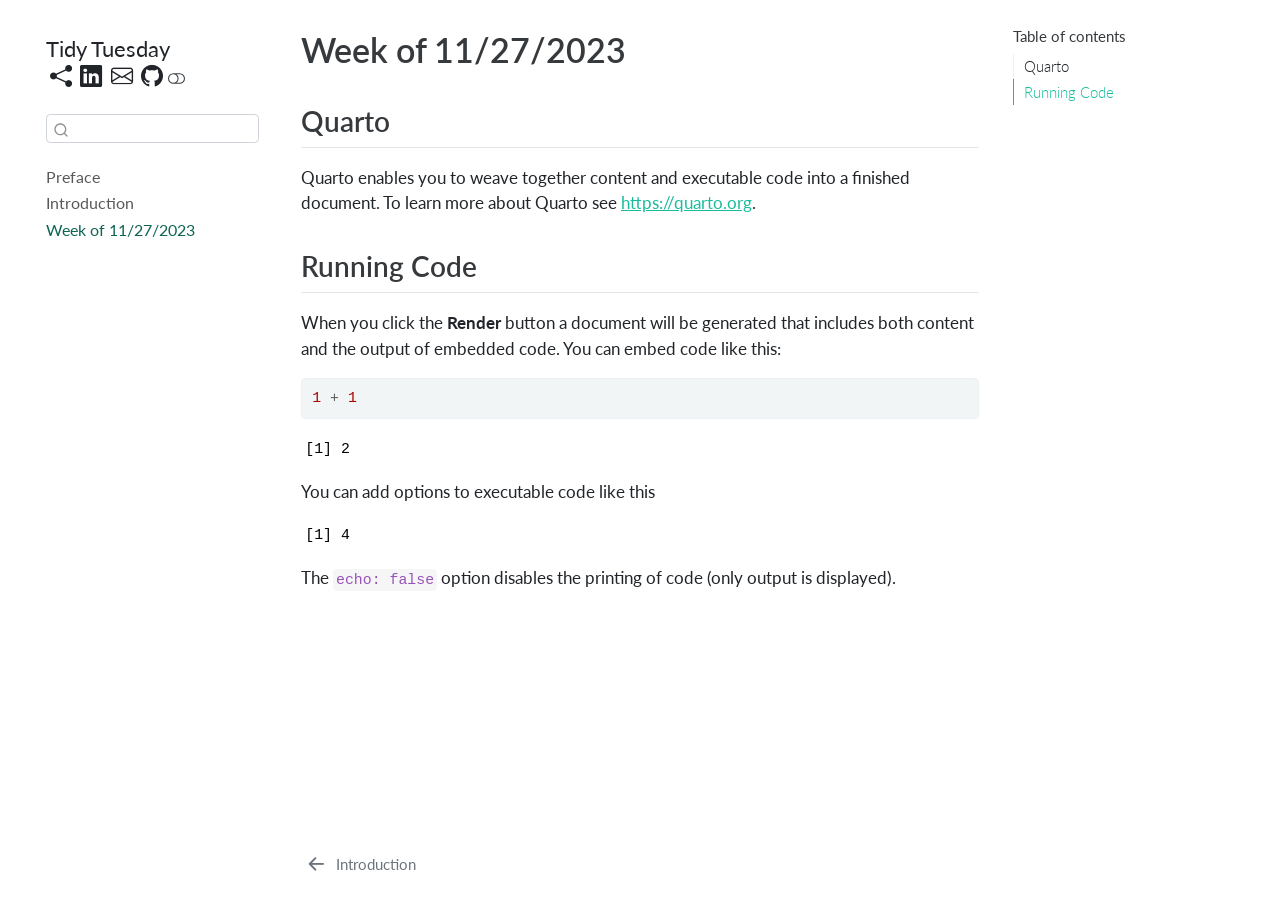
<file: docs/week_11-27-2023.html>
<!DOCTYPE html>
<html xmlns="http://www.w3.org/1999/xhtml" lang="en" xml:lang="en"><head>

<meta charset="utf-8">
<meta name="generator" content="quarto-1.2.475">

<meta name="viewport" content="width=device-width, initial-scale=1.0, user-scalable=yes">


<title>Tidy Tuesday - 2&nbsp; Week of 11/27/2023</title>
<style>
code{white-space: pre-wrap;}
span.smallcaps{font-variant: small-caps;}
div.columns{display: flex; gap: min(4vw, 1.5em);}
div.column{flex: auto; overflow-x: auto;}
div.hanging-indent{margin-left: 1.5em; text-indent: -1.5em;}
ul.task-list{list-style: none;}
ul.task-list li input[type="checkbox"] {
  width: 0.8em;
  margin: 0 0.8em 0.2em -1.6em;
  vertical-align: middle;
}
pre > code.sourceCode { white-space: pre; position: relative; }
pre > code.sourceCode > span { display: inline-block; line-height: 1.25; }
pre > code.sourceCode > span:empty { height: 1.2em; }
.sourceCode { overflow: visible; }
code.sourceCode > span { color: inherit; text-decoration: inherit; }
div.sourceCode { margin: 1em 0; }
pre.sourceCode { margin: 0; }
@media screen {
div.sourceCode { overflow: auto; }
}
@media print {
pre > code.sourceCode { white-space: pre-wrap; }
pre > code.sourceCode > span { text-indent: -5em; padding-left: 5em; }
}
pre.numberSource code
  { counter-reset: source-line 0; }
pre.numberSource code > span
  { position: relative; left: -4em; counter-increment: source-line; }
pre.numberSource code > span > a:first-child::before
  { content: counter(source-line);
    position: relative; left: -1em; text-align: right; vertical-align: baseline;
    border: none; display: inline-block;
    -webkit-touch-callout: none; -webkit-user-select: none;
    -khtml-user-select: none; -moz-user-select: none;
    -ms-user-select: none; user-select: none;
    padding: 0 4px; width: 4em;
    color: #aaaaaa;
  }
pre.numberSource { margin-left: 3em; border-left: 1px solid #aaaaaa;  padding-left: 4px; }
div.sourceCode
  {   }
@media screen {
pre > code.sourceCode > span > a:first-child::before { text-decoration: underline; }
}
code span.al { color: #ff0000; font-weight: bold; } /* Alert */
code span.an { color: #60a0b0; font-weight: bold; font-style: italic; } /* Annotation */
code span.at { color: #7d9029; } /* Attribute */
code span.bn { color: #40a070; } /* BaseN */
code span.bu { color: #008000; } /* BuiltIn */
code span.cf { color: #007020; font-weight: bold; } /* ControlFlow */
code span.ch { color: #4070a0; } /* Char */
code span.cn { color: #880000; } /* Constant */
code span.co { color: #60a0b0; font-style: italic; } /* Comment */
code span.cv { color: #60a0b0; font-weight: bold; font-style: italic; } /* CommentVar */
code span.do { color: #ba2121; font-style: italic; } /* Documentation */
code span.dt { color: #902000; } /* DataType */
code span.dv { color: #40a070; } /* DecVal */
code span.er { color: #ff0000; font-weight: bold; } /* Error */
code span.ex { } /* Extension */
code span.fl { color: #40a070; } /* Float */
code span.fu { color: #06287e; } /* Function */
code span.im { color: #008000; font-weight: bold; } /* Import */
code span.in { color: #60a0b0; font-weight: bold; font-style: italic; } /* Information */
code span.kw { color: #007020; font-weight: bold; } /* Keyword */
code span.op { color: #666666; } /* Operator */
code span.ot { color: #007020; } /* Other */
code span.pp { color: #bc7a00; } /* Preprocessor */
code span.sc { color: #4070a0; } /* SpecialChar */
code span.ss { color: #bb6688; } /* SpecialString */
code span.st { color: #4070a0; } /* String */
code span.va { color: #19177c; } /* Variable */
code span.vs { color: #4070a0; } /* VerbatimString */
code span.wa { color: #60a0b0; font-weight: bold; font-style: italic; } /* Warning */
</style>


<script src="site_libs/quarto-nav/quarto-nav.js"></script>
<script src="site_libs/quarto-nav/headroom.min.js"></script>
<script src="site_libs/clipboard/clipboard.min.js"></script>
<script src="site_libs/quarto-search/autocomplete.umd.js"></script>
<script src="site_libs/quarto-search/fuse.min.js"></script>
<script src="site_libs/quarto-search/quarto-search.js"></script>
<meta name="quarto:offset" content="./">
<link href="./intro.html" rel="prev">
<script src="site_libs/quarto-html/quarto.js"></script>
<script src="site_libs/quarto-html/popper.min.js"></script>
<script src="site_libs/quarto-html/tippy.umd.min.js"></script>
<script src="site_libs/quarto-html/anchor.min.js"></script>
<link href="site_libs/quarto-html/tippy.css" rel="stylesheet">
<link href="site_libs/quarto-html/quarto-syntax-highlighting.css" rel="stylesheet" class="quarto-color-scheme" id="quarto-text-highlighting-styles">
<link href="site_libs/quarto-html/quarto-syntax-highlighting-dark.css" rel="prefetch" class="quarto-color-scheme quarto-color-alternate" id="quarto-text-highlighting-styles">
<script src="site_libs/bootstrap/bootstrap.min.js"></script>
<link href="site_libs/bootstrap/bootstrap-icons.css" rel="stylesheet">
<link href="site_libs/bootstrap/bootstrap.min.css" rel="stylesheet" class="quarto-color-scheme" id="quarto-bootstrap" data-mode="light">
<link href="site_libs/bootstrap/bootstrap-dark.min.css" rel="prefetch" class="quarto-color-scheme quarto-color-alternate" id="quarto-bootstrap" data-mode="dark">
<script id="quarto-search-options" type="application/json">{
  "location": "sidebar",
  "copy-button": false,
  "collapse-after": 3,
  "panel-placement": "start",
  "type": "textbox",
  "limit": 20,
  "language": {
    "search-no-results-text": "No results",
    "search-matching-documents-text": "matching documents",
    "search-copy-link-title": "Copy link to search",
    "search-hide-matches-text": "Hide additional matches",
    "search-more-match-text": "more match in this document",
    "search-more-matches-text": "more matches in this document",
    "search-clear-button-title": "Clear",
    "search-detached-cancel-button-title": "Cancel",
    "search-submit-button-title": "Submit"
  }
}</script>


</head>

<body class="nav-sidebar floating">

<div id="quarto-search-results"></div>
  <header id="quarto-header" class="headroom fixed-top">
  <nav class="quarto-secondary-nav" data-bs-toggle="collapse" data-bs-target="#quarto-sidebar" aria-controls="quarto-sidebar" aria-expanded="false" aria-label="Toggle sidebar navigation" onclick="if (window.quartoToggleHeadroom) { window.quartoToggleHeadroom(); }">
    <div class="container-fluid d-flex justify-content-between">
      <h1 class="quarto-secondary-nav-title"><span class="chapter-title">Week of 11/27/2023</span></h1>
      <button type="button" class="quarto-btn-toggle btn" aria-label="Show secondary navigation">
        <i class="bi bi-chevron-right"></i>
      </button>
    </div>
  </nav>
</header>
<!-- content -->
<div id="quarto-content" class="quarto-container page-columns page-rows-contents page-layout-article">
<!-- sidebar -->
  <nav id="quarto-sidebar" class="sidebar collapse sidebar-navigation floating overflow-auto">
    <div class="pt-lg-2 mt-2 text-left sidebar-header">
    <div class="sidebar-title mb-0 py-0">
      <a href="./">Tidy Tuesday</a> 
        <div class="sidebar-tools-main tools-wide">
    <a href="https://erik-king-vargas.carrd.co/" title="" class="sidebar-tool px-1"><i class="bi bi-share-fill"></i></a>
    <a href="https://www.linkedin.com/in/erikkingvargas/" title="" class="sidebar-tool px-1"><i class="bi bi-linkedin"></i></a>
    <a href="mailto:erik.king.vargas@gmail.com" title="" class="sidebar-tool px-1"><i class="bi bi-envelope"></i></a>
    <a href="https://github.com/erikvvargas/tidytuesdayprojects" title="Source Code" class="sidebar-tool px-1"><i class="bi bi-github"></i></a>
  <a href="" class="quarto-color-scheme-toggle sidebar-tool" onclick="window.quartoToggleColorScheme(); return false;" title="Toggle dark mode"><i class="bi"></i></a>
</div>
    </div>
      </div>
      <div class="mt-2 flex-shrink-0 align-items-center">
        <div class="sidebar-search">
        <div id="quarto-search" class="" title="Search"></div>
        </div>
      </div>
    <div class="sidebar-menu-container"> 
    <ul class="list-unstyled mt-1">
        <li class="sidebar-item">
  <div class="sidebar-item-container"> 
  <a href="./index.html" class="sidebar-item-text sidebar-link">Preface</a>
  </div>
</li>
        <li class="sidebar-item">
  <div class="sidebar-item-container"> 
  <a href="./intro.html" class="sidebar-item-text sidebar-link"><span class="chapter-title">Introduction</span></a>
  </div>
</li>
        <li class="sidebar-item">
  <div class="sidebar-item-container"> 
  <a href="./week_11-27-2023.html" class="sidebar-item-text sidebar-link active"><span class="chapter-title">Week of 11/27/2023</span></a>
  </div>
</li>
    </ul>
    </div>
</nav>
<!-- margin-sidebar -->
    <div id="quarto-margin-sidebar" class="sidebar margin-sidebar">
        <nav id="TOC" role="doc-toc" class="toc-active">
    <h2 id="toc-title">Table of contents</h2>
   
  <ul>
  <li><a href="#quarto" id="toc-quarto" class="nav-link active" data-scroll-target="#quarto">Quarto</a></li>
  <li><a href="#running-code" id="toc-running-code" class="nav-link" data-scroll-target="#running-code">Running Code</a></li>
  </ul>
</nav>
    </div>
<!-- main -->
<main class="content" id="quarto-document-content">

<header id="title-block-header" class="quarto-title-block default">
<div class="quarto-title">
<h1 class="title d-none d-lg-block"><span class="chapter-title">Week of 11/27/2023</span></h1>
</div>



<div class="quarto-title-meta">

    
  
    
  </div>
  

</header>

<section id="quarto" class="level2">
<h2 class="anchored" data-anchor-id="quarto">Quarto</h2>
<p>Quarto enables you to weave together content and executable code into a finished document. To learn more about Quarto see <a href="https://quarto.org" class="uri">https://quarto.org</a>.</p>
</section>
<section id="running-code" class="level2">
<h2 class="anchored" data-anchor-id="running-code">Running Code</h2>
<p>When you click the <strong>Render</strong> button a document will be generated that includes both content and the output of embedded code. You can embed code like this:</p>
<div class="cell">
<div class="sourceCode cell-code" id="cb1"><pre class="sourceCode r code-with-copy"><code class="sourceCode r"><span id="cb1-1"><a href="#cb1-1" aria-hidden="true" tabindex="-1"></a><span class="dv">1</span> <span class="sc">+</span> <span class="dv">1</span></span></code><button title="Copy to Clipboard" class="code-copy-button"><i class="bi"></i></button></pre></div>
<div class="cell-output cell-output-stdout">
<pre><code>[1] 2</code></pre>
</div>
</div>
<p>You can add options to executable code like this</p>
<div class="cell">
<div class="cell-output cell-output-stdout">
<pre><code>[1] 4</code></pre>
</div>
</div>
<p>The <code>echo: false</code> option disables the printing of code (only output is displayed).</p>


</section>

</main> <!-- /main -->
<script id="quarto-html-after-body" type="application/javascript">
window.document.addEventListener("DOMContentLoaded", function (event) {
  const toggleBodyColorMode = (bsSheetEl) => {
    const mode = bsSheetEl.getAttribute("data-mode");
    const bodyEl = window.document.querySelector("body");
    if (mode === "dark") {
      bodyEl.classList.add("quarto-dark");
      bodyEl.classList.remove("quarto-light");
    } else {
      bodyEl.classList.add("quarto-light");
      bodyEl.classList.remove("quarto-dark");
    }
  }
  const toggleBodyColorPrimary = () => {
    const bsSheetEl = window.document.querySelector("link#quarto-bootstrap");
    if (bsSheetEl) {
      toggleBodyColorMode(bsSheetEl);
    }
  }
  toggleBodyColorPrimary();  
  const disableStylesheet = (stylesheets) => {
    for (let i=0; i < stylesheets.length; i++) {
      const stylesheet = stylesheets[i];
      stylesheet.rel = 'prefetch';
    }
  }
  const enableStylesheet = (stylesheets) => {
    for (let i=0; i < stylesheets.length; i++) {
      const stylesheet = stylesheets[i];
      stylesheet.rel = 'stylesheet';
    }
  }
  const manageTransitions = (selector, allowTransitions) => {
    const els = window.document.querySelectorAll(selector);
    for (let i=0; i < els.length; i++) {
      const el = els[i];
      if (allowTransitions) {
        el.classList.remove('notransition');
      } else {
        el.classList.add('notransition');
      }
    }
  }
  const toggleColorMode = (alternate) => {
    // Switch the stylesheets
    const alternateStylesheets = window.document.querySelectorAll('link.quarto-color-scheme.quarto-color-alternate');
    manageTransitions('#quarto-margin-sidebar .nav-link', false);
    if (alternate) {
      enableStylesheet(alternateStylesheets);
      for (const sheetNode of alternateStylesheets) {
        if (sheetNode.id === "quarto-bootstrap") {
          toggleBodyColorMode(sheetNode);
        }
      }
    } else {
      disableStylesheet(alternateStylesheets);
      toggleBodyColorPrimary();
    }
    manageTransitions('#quarto-margin-sidebar .nav-link', true);
    // Switch the toggles
    const toggles = window.document.querySelectorAll('.quarto-color-scheme-toggle');
    for (let i=0; i < toggles.length; i++) {
      const toggle = toggles[i];
      if (toggle) {
        if (alternate) {
          toggle.classList.add("alternate");     
        } else {
          toggle.classList.remove("alternate");
        }
      }
    }
    // Hack to workaround the fact that safari doesn't
    // properly recolor the scrollbar when toggling (#1455)
    if (navigator.userAgent.indexOf('Safari') > 0 && navigator.userAgent.indexOf('Chrome') == -1) {
      manageTransitions("body", false);
      window.scrollTo(0, 1);
      setTimeout(() => {
        window.scrollTo(0, 0);
        manageTransitions("body", true);
      }, 40);  
    }
  }
  const isFileUrl = () => { 
    return window.location.protocol === 'file:';
  }
  const hasAlternateSentinel = () => {  
    let styleSentinel = getColorSchemeSentinel();
    if (styleSentinel !== null) {
      return styleSentinel === "alternate";
    } else {
      return false;
    }
  }
  const setStyleSentinel = (alternate) => {
    const value = alternate ? "alternate" : "default";
    if (!isFileUrl()) {
      window.localStorage.setItem("quarto-color-scheme", value);
    } else {
      localAlternateSentinel = value;
    }
  }
  const getColorSchemeSentinel = () => {
    if (!isFileUrl()) {
      const storageValue = window.localStorage.getItem("quarto-color-scheme");
      return storageValue != null ? storageValue : localAlternateSentinel;
    } else {
      return localAlternateSentinel;
    }
  }
  let localAlternateSentinel = 'default';
  // Dark / light mode switch
  window.quartoToggleColorScheme = () => {
    // Read the current dark / light value 
    let toAlternate = !hasAlternateSentinel();
    toggleColorMode(toAlternate);
    setStyleSentinel(toAlternate);
  };
  // Ensure there is a toggle, if there isn't float one in the top right
  if (window.document.querySelector('.quarto-color-scheme-toggle') === null) {
    const a = window.document.createElement('a');
    a.classList.add('top-right');
    a.classList.add('quarto-color-scheme-toggle');
    a.href = "";
    a.onclick = function() { try { window.quartoToggleColorScheme(); } catch {} return false; };
    const i = window.document.createElement("i");
    i.classList.add('bi');
    a.appendChild(i);
    window.document.body.appendChild(a);
  }
  // Switch to dark mode if need be
  if (hasAlternateSentinel()) {
    toggleColorMode(true);
  } else {
    toggleColorMode(false);
  }
  const icon = "";
  const anchorJS = new window.AnchorJS();
  anchorJS.options = {
    placement: 'right',
    icon: icon
  };
  anchorJS.add('.anchored');
  const clipboard = new window.ClipboardJS('.code-copy-button', {
    target: function(trigger) {
      return trigger.previousElementSibling;
    }
  });
  clipboard.on('success', function(e) {
    // button target
    const button = e.trigger;
    // don't keep focus
    button.blur();
    // flash "checked"
    button.classList.add('code-copy-button-checked');
    var currentTitle = button.getAttribute("title");
    button.setAttribute("title", "Copied!");
    let tooltip;
    if (window.bootstrap) {
      button.setAttribute("data-bs-toggle", "tooltip");
      button.setAttribute("data-bs-placement", "left");
      button.setAttribute("data-bs-title", "Copied!");
      tooltip = new bootstrap.Tooltip(button, 
        { trigger: "manual", 
          customClass: "code-copy-button-tooltip",
          offset: [0, -8]});
      tooltip.show();    
    }
    setTimeout(function() {
      if (tooltip) {
        tooltip.hide();
        button.removeAttribute("data-bs-title");
        button.removeAttribute("data-bs-toggle");
        button.removeAttribute("data-bs-placement");
      }
      button.setAttribute("title", currentTitle);
      button.classList.remove('code-copy-button-checked');
    }, 1000);
    // clear code selection
    e.clearSelection();
  });
  function tippyHover(el, contentFn) {
    const config = {
      allowHTML: true,
      content: contentFn,
      maxWidth: 500,
      delay: 100,
      arrow: false,
      appendTo: function(el) {
          return el.parentElement;
      },
      interactive: true,
      interactiveBorder: 10,
      theme: 'quarto',
      placement: 'bottom-start'
    };
    window.tippy(el, config); 
  }
  const noterefs = window.document.querySelectorAll('a[role="doc-noteref"]');
  for (var i=0; i<noterefs.length; i++) {
    const ref = noterefs[i];
    tippyHover(ref, function() {
      // use id or data attribute instead here
      let href = ref.getAttribute('data-footnote-href') || ref.getAttribute('href');
      try { href = new URL(href).hash; } catch {}
      const id = href.replace(/^#\/?/, "");
      const note = window.document.getElementById(id);
      return note.innerHTML;
    });
  }
  const findCites = (el) => {
    const parentEl = el.parentElement;
    if (parentEl) {
      const cites = parentEl.dataset.cites;
      if (cites) {
        return {
          el,
          cites: cites.split(' ')
        };
      } else {
        return findCites(el.parentElement)
      }
    } else {
      return undefined;
    }
  };
  var bibliorefs = window.document.querySelectorAll('a[role="doc-biblioref"]');
  for (var i=0; i<bibliorefs.length; i++) {
    const ref = bibliorefs[i];
    const citeInfo = findCites(ref);
    if (citeInfo) {
      tippyHover(citeInfo.el, function() {
        var popup = window.document.createElement('div');
        citeInfo.cites.forEach(function(cite) {
          var citeDiv = window.document.createElement('div');
          citeDiv.classList.add('hanging-indent');
          citeDiv.classList.add('csl-entry');
          var biblioDiv = window.document.getElementById('ref-' + cite);
          if (biblioDiv) {
            citeDiv.innerHTML = biblioDiv.innerHTML;
          }
          popup.appendChild(citeDiv);
        });
        return popup.innerHTML;
      });
    }
  }
});
</script>
<nav class="page-navigation">
  <div class="nav-page nav-page-previous">
      <a href="./intro.html" class="pagination-link">
        <i class="bi bi-arrow-left-short"></i> <span class="nav-page-text"><span class="chapter-title">Introduction</span></span>
      </a>          
  </div>
  <div class="nav-page nav-page-next">
  </div>
</nav>
</div> <!-- /content -->



</body></html>
</file>
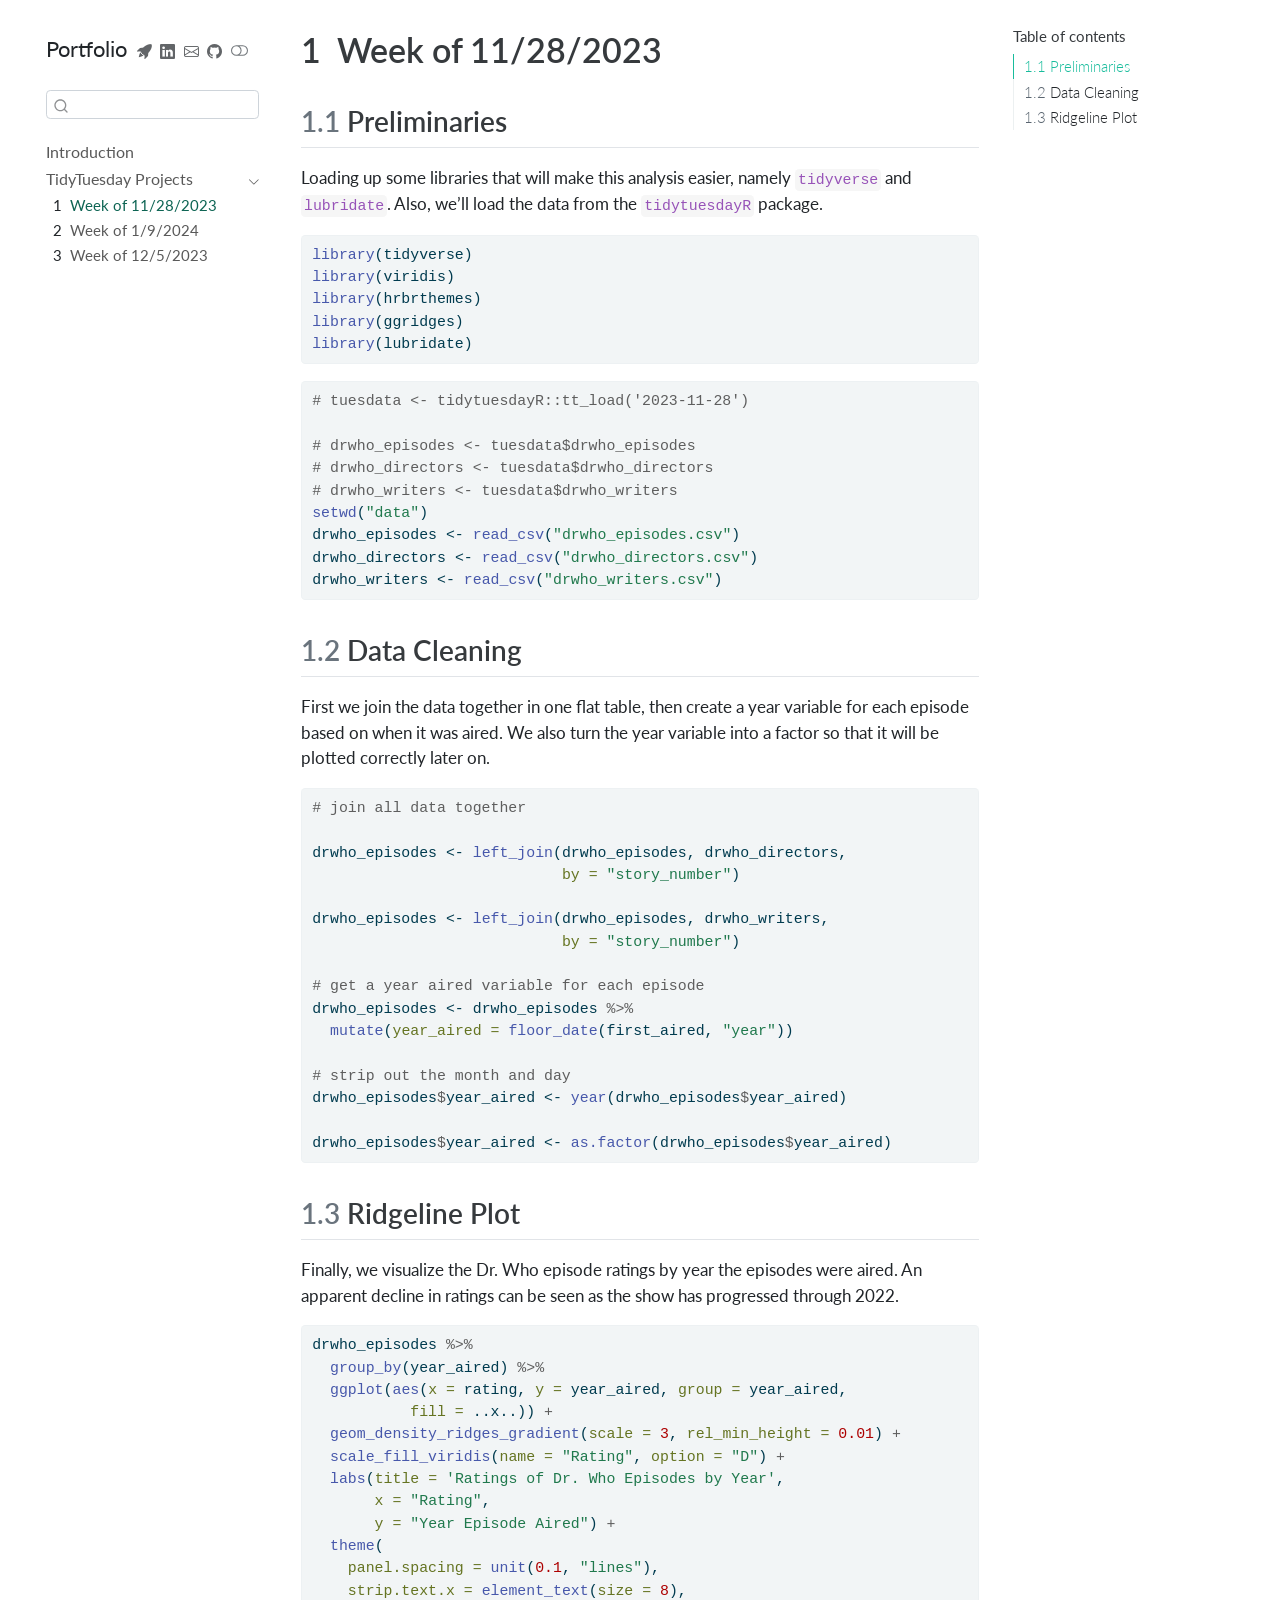
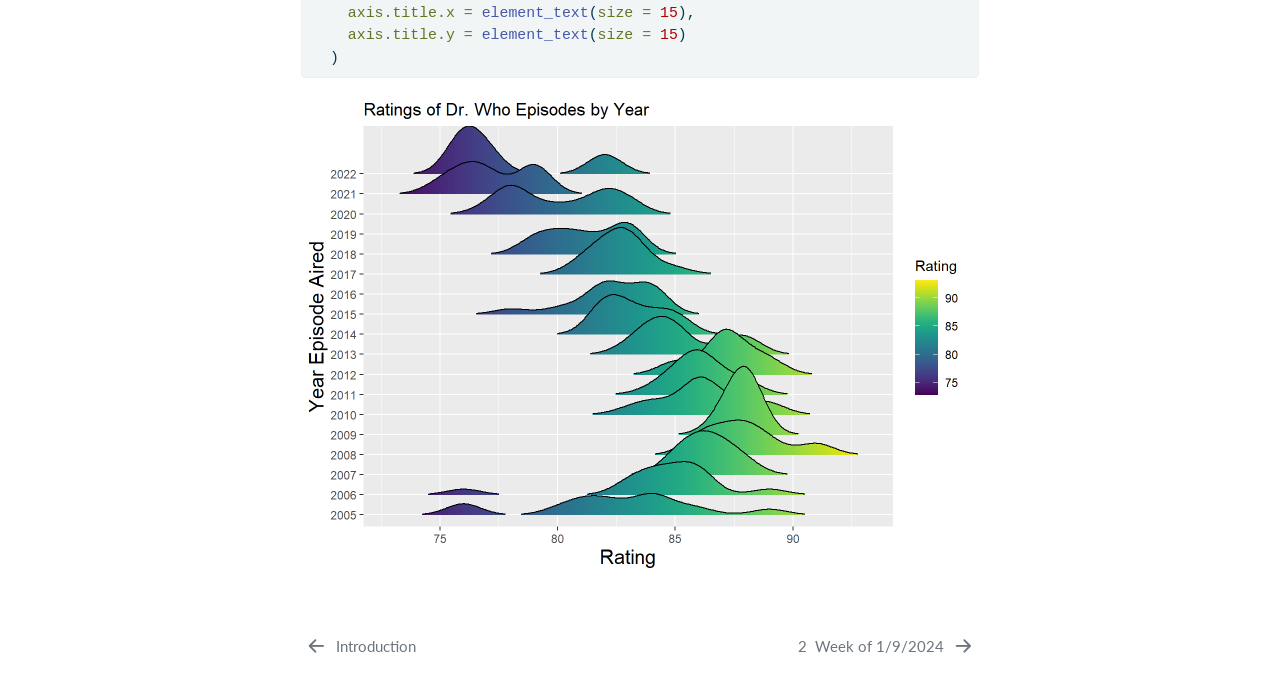
<file: docs/week_11-28-2023.html>
<!DOCTYPE html>
<html xmlns="http://www.w3.org/1999/xhtml" lang="en" xml:lang="en"><head>

<meta charset="utf-8">
<meta name="generator" content="quarto-1.3.361">

<meta name="viewport" content="width=device-width, initial-scale=1.0, user-scalable=yes">


<title>Portfolio - 1&nbsp; Week of 11/28/2023</title>
<style>
code{white-space: pre-wrap;}
span.smallcaps{font-variant: small-caps;}
div.columns{display: flex; gap: min(4vw, 1.5em);}
div.column{flex: auto; overflow-x: auto;}
div.hanging-indent{margin-left: 1.5em; text-indent: -1.5em;}
ul.task-list{list-style: none;}
ul.task-list li input[type="checkbox"] {
  width: 0.8em;
  margin: 0 0.8em 0.2em -1em; /* quarto-specific, see https://github.com/quarto-dev/quarto-cli/issues/4556 */ 
  vertical-align: middle;
}
/* CSS for syntax highlighting */
pre > code.sourceCode { white-space: pre; position: relative; }
pre > code.sourceCode > span { display: inline-block; line-height: 1.25; }
pre > code.sourceCode > span:empty { height: 1.2em; }
.sourceCode { overflow: visible; }
code.sourceCode > span { color: inherit; text-decoration: inherit; }
div.sourceCode { margin: 1em 0; }
pre.sourceCode { margin: 0; }
@media screen {
div.sourceCode { overflow: auto; }
}
@media print {
pre > code.sourceCode { white-space: pre-wrap; }
pre > code.sourceCode > span { text-indent: -5em; padding-left: 5em; }
}
pre.numberSource code
  { counter-reset: source-line 0; }
pre.numberSource code > span
  { position: relative; left: -4em; counter-increment: source-line; }
pre.numberSource code > span > a:first-child::before
  { content: counter(source-line);
    position: relative; left: -1em; text-align: right; vertical-align: baseline;
    border: none; display: inline-block;
    -webkit-touch-callout: none; -webkit-user-select: none;
    -khtml-user-select: none; -moz-user-select: none;
    -ms-user-select: none; user-select: none;
    padding: 0 4px; width: 4em;
  }
pre.numberSource { margin-left: 3em;  padding-left: 4px; }
div.sourceCode
  {   }
@media screen {
pre > code.sourceCode > span > a:first-child::before { text-decoration: underline; }
}
</style>


<script src="site_libs/quarto-nav/quarto-nav.js"></script>
<script src="site_libs/quarto-nav/headroom.min.js"></script>
<script src="site_libs/clipboard/clipboard.min.js"></script>
<script src="site_libs/quarto-search/autocomplete.umd.js"></script>
<script src="site_libs/quarto-search/fuse.min.js"></script>
<script src="site_libs/quarto-search/quarto-search.js"></script>
<meta name="quarto:offset" content="./">
<link href="./week_1-9-2024.html" rel="next">
<link href="./index.html" rel="prev">
<script src="site_libs/quarto-html/quarto.js"></script>
<script src="site_libs/quarto-html/popper.min.js"></script>
<script src="site_libs/quarto-html/tippy.umd.min.js"></script>
<script src="site_libs/quarto-html/anchor.min.js"></script>
<link href="site_libs/quarto-html/tippy.css" rel="stylesheet">
<link href="site_libs/quarto-html/quarto-syntax-highlighting.css" rel="stylesheet" class="quarto-color-scheme" id="quarto-text-highlighting-styles">
<link href="site_libs/quarto-html/quarto-syntax-highlighting-dark.css" rel="prefetch" class="quarto-color-scheme quarto-color-alternate" id="quarto-text-highlighting-styles">
<script src="site_libs/bootstrap/bootstrap.min.js"></script>
<link href="site_libs/bootstrap/bootstrap-icons.css" rel="stylesheet">
<link href="site_libs/bootstrap/bootstrap.min.css" rel="stylesheet" class="quarto-color-scheme" id="quarto-bootstrap" data-mode="light">
<link href="site_libs/bootstrap/bootstrap-dark.min.css" rel="prefetch" class="quarto-color-scheme quarto-color-alternate" id="quarto-bootstrap" data-mode="dark">
<script id="quarto-search-options" type="application/json">{
  "location": "sidebar",
  "copy-button": false,
  "collapse-after": 3,
  "panel-placement": "start",
  "type": "textbox",
  "limit": 20,
  "language": {
    "search-no-results-text": "No results",
    "search-matching-documents-text": "matching documents",
    "search-copy-link-title": "Copy link to search",
    "search-hide-matches-text": "Hide additional matches",
    "search-more-match-text": "more match in this document",
    "search-more-matches-text": "more matches in this document",
    "search-clear-button-title": "Clear",
    "search-detached-cancel-button-title": "Cancel",
    "search-submit-button-title": "Submit",
    "search-label": "Search"
  }
}</script>


</head>

<body class="nav-sidebar floating">

<div id="quarto-search-results"></div>
  <header id="quarto-header" class="headroom fixed-top">
  <nav class="quarto-secondary-nav">
    <div class="container-fluid d-flex">
      <button type="button" class="quarto-btn-toggle btn" data-bs-toggle="collapse" data-bs-target="#quarto-sidebar,#quarto-sidebar-glass" aria-controls="quarto-sidebar" aria-expanded="false" aria-label="Toggle sidebar navigation" onclick="if (window.quartoToggleHeadroom) { window.quartoToggleHeadroom(); }">
        <i class="bi bi-layout-text-sidebar-reverse"></i>
      </button>
      <nav class="quarto-page-breadcrumbs" aria-label="breadcrumb"><ol class="breadcrumb"><li class="breadcrumb-item"><a href="./week_11-28-2023.html">TidyTuesday Projects</a></li><li class="breadcrumb-item"><a href="./week_11-28-2023.html"><span class="chapter-number">1</span>&nbsp; <span class="chapter-title">Week of 11/28/2023</span></a></li></ol></nav>
      <a class="flex-grow-1" role="button" data-bs-toggle="collapse" data-bs-target="#quarto-sidebar,#quarto-sidebar-glass" aria-controls="quarto-sidebar" aria-expanded="false" aria-label="Toggle sidebar navigation" onclick="if (window.quartoToggleHeadroom) { window.quartoToggleHeadroom(); }">      
      </a>
      <button type="button" class="btn quarto-search-button" aria-label="" onclick="window.quartoOpenSearch();">
        <i class="bi bi-search"></i>
      </button>
    </div>
  </nav>
</header>
<!-- content -->
<div id="quarto-content" class="quarto-container page-columns page-rows-contents page-layout-article">
<!-- sidebar -->
  <nav id="quarto-sidebar" class="sidebar collapse collapse-horizontal sidebar-navigation floating overflow-auto">
    <div class="pt-lg-2 mt-2 text-left sidebar-header">
    <div class="sidebar-title mb-0 py-0">
      <a href="./">Portfolio</a> 
        <div class="sidebar-tools-main tools-wide">
    <a href="https://erik-king-vargas.carrd.co/" title="" class="quarto-navigation-tool px-1" aria-label=""><i class="bi bi-rocket-takeoff"></i></a>
    <a href="https://www.linkedin.com/in/erikvvargas/" title="" class="quarto-navigation-tool px-1" aria-label=""><i class="bi bi-linkedin"></i></a>
    <a href="mailto:erikvvargas@gmail.com" title="" class="quarto-navigation-tool px-1" aria-label=""><i class="bi bi-envelope"></i></a>
    <a href="https://github.com/erikvvargas/erik_vargas_portfolio" title="Source Code" class="quarto-navigation-tool px-1" aria-label="Source Code"><i class="bi bi-github"></i></a>
  <a href="" class="quarto-color-scheme-toggle quarto-navigation-tool  px-1" onclick="window.quartoToggleColorScheme(); return false;" title="Toggle dark mode"><i class="bi"></i></a>
</div>
    </div>
      </div>
        <div class="mt-2 flex-shrink-0 align-items-center">
        <div class="sidebar-search">
        <div id="quarto-search" class="" title="Search"></div>
        </div>
        </div>
    <div class="sidebar-menu-container"> 
    <ul class="list-unstyled mt-1">
        <li class="sidebar-item">
  <div class="sidebar-item-container"> 
  <a href="./index.html" class="sidebar-item-text sidebar-link">
 <span class="menu-text">Introduction</span></a>
  </div>
</li>
        <li class="sidebar-item sidebar-item-section">
      <div class="sidebar-item-container"> 
            <a class="sidebar-item-text sidebar-link text-start" data-bs-toggle="collapse" data-bs-target="#quarto-sidebar-section-1" aria-expanded="true">
 <span class="menu-text">TidyTuesday Projects</span></a>
          <a class="sidebar-item-toggle text-start" data-bs-toggle="collapse" data-bs-target="#quarto-sidebar-section-1" aria-expanded="true" aria-label="Toggle section">
            <i class="bi bi-chevron-right ms-2"></i>
          </a> 
      </div>
      <ul id="quarto-sidebar-section-1" class="collapse list-unstyled sidebar-section depth1 show">  
          <li class="sidebar-item">
  <div class="sidebar-item-container"> 
  <a href="./week_11-28-2023.html" class="sidebar-item-text sidebar-link active">
 <span class="menu-text"><span class="chapter-number">1</span>&nbsp; <span class="chapter-title">Week of 11/28/2023</span></span></a>
  </div>
</li>
          <li class="sidebar-item">
  <div class="sidebar-item-container"> 
  <a href="./week_1-9-2024.html" class="sidebar-item-text sidebar-link">
 <span class="menu-text"><span class="chapter-number">2</span>&nbsp; <span class="chapter-title">Week of 1/9/2024</span></span></a>
  </div>
</li>
          <li class="sidebar-item">
  <div class="sidebar-item-container"> 
  <a href="./week_12-5-2023.html" class="sidebar-item-text sidebar-link">
 <span class="menu-text"><span class="chapter-number">3</span>&nbsp; <span class="chapter-title">Week of 12/5/2023</span></span></a>
  </div>
</li>
      </ul>
  </li>
    </ul>
    </div>
</nav>
<div id="quarto-sidebar-glass" data-bs-toggle="collapse" data-bs-target="#quarto-sidebar,#quarto-sidebar-glass"></div>
<!-- margin-sidebar -->
    <div id="quarto-margin-sidebar" class="sidebar margin-sidebar">
        <nav id="TOC" role="doc-toc" class="toc-active">
    <h2 id="toc-title">Table of contents</h2>
   
  <ul>
  <li><a href="#preliminaries" id="toc-preliminaries" class="nav-link active" data-scroll-target="#preliminaries"><span class="header-section-number">1.1</span> Preliminaries</a></li>
  <li><a href="#data-cleaning" id="toc-data-cleaning" class="nav-link" data-scroll-target="#data-cleaning"><span class="header-section-number">1.2</span> Data Cleaning</a></li>
  <li><a href="#ridgeline-plot" id="toc-ridgeline-plot" class="nav-link" data-scroll-target="#ridgeline-plot"><span class="header-section-number">1.3</span> Ridgeline Plot</a></li>
  </ul>
</nav>
    </div>
<!-- main -->
<main class="content" id="quarto-document-content">

<header id="title-block-header" class="quarto-title-block default">
<div class="quarto-title">
<h1 class="title"><span class="chapter-number">1</span>&nbsp; <span class="chapter-title">Week of 11/28/2023</span></h1>
</div>



<div class="quarto-title-meta">

    
  
    
  </div>
  

</header>

<section id="preliminaries" class="level2" data-number="1.1">
<h2 data-number="1.1" class="anchored" data-anchor-id="preliminaries"><span class="header-section-number">1.1</span> Preliminaries</h2>
<p>Loading up some libraries that will make this analysis easier, namely <code>tidyverse</code> and <code>lubridate</code>. Also, we’ll load the data from the <code>tidytuesdayR</code> package.</p>
<div class="cell">
<div class="sourceCode cell-code" id="cb1"><pre class="sourceCode r code-with-copy"><code class="sourceCode r"><span id="cb1-1"><a href="#cb1-1" aria-hidden="true" tabindex="-1"></a><span class="fu">library</span>(tidyverse)</span>
<span id="cb1-2"><a href="#cb1-2" aria-hidden="true" tabindex="-1"></a><span class="fu">library</span>(viridis)</span>
<span id="cb1-3"><a href="#cb1-3" aria-hidden="true" tabindex="-1"></a><span class="fu">library</span>(hrbrthemes)</span>
<span id="cb1-4"><a href="#cb1-4" aria-hidden="true" tabindex="-1"></a><span class="fu">library</span>(ggridges)</span>
<span id="cb1-5"><a href="#cb1-5" aria-hidden="true" tabindex="-1"></a><span class="fu">library</span>(lubridate)</span></code><button title="Copy to Clipboard" class="code-copy-button"><i class="bi"></i></button></pre></div>
</div>
<div class="cell">
<div class="sourceCode cell-code" id="cb2"><pre class="sourceCode r code-with-copy"><code class="sourceCode r"><span id="cb2-1"><a href="#cb2-1" aria-hidden="true" tabindex="-1"></a><span class="co"># tuesdata &lt;- tidytuesdayR::tt_load('2023-11-28')</span></span>
<span id="cb2-2"><a href="#cb2-2" aria-hidden="true" tabindex="-1"></a></span>
<span id="cb2-3"><a href="#cb2-3" aria-hidden="true" tabindex="-1"></a><span class="co"># drwho_episodes &lt;- tuesdata$drwho_episodes</span></span>
<span id="cb2-4"><a href="#cb2-4" aria-hidden="true" tabindex="-1"></a><span class="co"># drwho_directors &lt;- tuesdata$drwho_directors</span></span>
<span id="cb2-5"><a href="#cb2-5" aria-hidden="true" tabindex="-1"></a><span class="co"># drwho_writers &lt;- tuesdata$drwho_writers</span></span>
<span id="cb2-6"><a href="#cb2-6" aria-hidden="true" tabindex="-1"></a><span class="fu">setwd</span>(<span class="st">"data"</span>)</span>
<span id="cb2-7"><a href="#cb2-7" aria-hidden="true" tabindex="-1"></a>drwho_episodes <span class="ot">&lt;-</span> <span class="fu">read_csv</span>(<span class="st">"drwho_episodes.csv"</span>)</span>
<span id="cb2-8"><a href="#cb2-8" aria-hidden="true" tabindex="-1"></a>drwho_directors <span class="ot">&lt;-</span> <span class="fu">read_csv</span>(<span class="st">"drwho_directors.csv"</span>)</span>
<span id="cb2-9"><a href="#cb2-9" aria-hidden="true" tabindex="-1"></a>drwho_writers <span class="ot">&lt;-</span> <span class="fu">read_csv</span>(<span class="st">"drwho_writers.csv"</span>)</span></code><button title="Copy to Clipboard" class="code-copy-button"><i class="bi"></i></button></pre></div>
</div>
</section>
<section id="data-cleaning" class="level2" data-number="1.2">
<h2 data-number="1.2" class="anchored" data-anchor-id="data-cleaning"><span class="header-section-number">1.2</span> Data Cleaning</h2>
<p>First we join the data together in one flat table, then create a year variable for each episode based on when it was aired. We also turn the year variable into a factor so that it will be plotted correctly later on.</p>
<div class="cell">
<div class="sourceCode cell-code" id="cb3"><pre class="sourceCode r code-with-copy"><code class="sourceCode r"><span id="cb3-1"><a href="#cb3-1" aria-hidden="true" tabindex="-1"></a><span class="co"># join all data together</span></span>
<span id="cb3-2"><a href="#cb3-2" aria-hidden="true" tabindex="-1"></a></span>
<span id="cb3-3"><a href="#cb3-3" aria-hidden="true" tabindex="-1"></a>drwho_episodes <span class="ot">&lt;-</span> <span class="fu">left_join</span>(drwho_episodes, drwho_directors, </span>
<span id="cb3-4"><a href="#cb3-4" aria-hidden="true" tabindex="-1"></a>                            <span class="at">by =</span> <span class="st">"story_number"</span>)</span>
<span id="cb3-5"><a href="#cb3-5" aria-hidden="true" tabindex="-1"></a></span>
<span id="cb3-6"><a href="#cb3-6" aria-hidden="true" tabindex="-1"></a>drwho_episodes <span class="ot">&lt;-</span> <span class="fu">left_join</span>(drwho_episodes, drwho_writers, </span>
<span id="cb3-7"><a href="#cb3-7" aria-hidden="true" tabindex="-1"></a>                            <span class="at">by =</span> <span class="st">"story_number"</span>)</span>
<span id="cb3-8"><a href="#cb3-8" aria-hidden="true" tabindex="-1"></a></span>
<span id="cb3-9"><a href="#cb3-9" aria-hidden="true" tabindex="-1"></a><span class="co"># get a year aired variable for each episode</span></span>
<span id="cb3-10"><a href="#cb3-10" aria-hidden="true" tabindex="-1"></a>drwho_episodes <span class="ot">&lt;-</span> drwho_episodes <span class="sc">%&gt;%</span> </span>
<span id="cb3-11"><a href="#cb3-11" aria-hidden="true" tabindex="-1"></a>  <span class="fu">mutate</span>(<span class="at">year_aired =</span> <span class="fu">floor_date</span>(first_aired, <span class="st">"year"</span>))</span>
<span id="cb3-12"><a href="#cb3-12" aria-hidden="true" tabindex="-1"></a></span>
<span id="cb3-13"><a href="#cb3-13" aria-hidden="true" tabindex="-1"></a><span class="co"># strip out the month and day</span></span>
<span id="cb3-14"><a href="#cb3-14" aria-hidden="true" tabindex="-1"></a>drwho_episodes<span class="sc">$</span>year_aired <span class="ot">&lt;-</span> <span class="fu">year</span>(drwho_episodes<span class="sc">$</span>year_aired)</span>
<span id="cb3-15"><a href="#cb3-15" aria-hidden="true" tabindex="-1"></a></span>
<span id="cb3-16"><a href="#cb3-16" aria-hidden="true" tabindex="-1"></a>drwho_episodes<span class="sc">$</span>year_aired <span class="ot">&lt;-</span> <span class="fu">as.factor</span>(drwho_episodes<span class="sc">$</span>year_aired)</span></code><button title="Copy to Clipboard" class="code-copy-button"><i class="bi"></i></button></pre></div>
</div>
</section>
<section id="ridgeline-plot" class="level2" data-number="1.3">
<h2 data-number="1.3" class="anchored" data-anchor-id="ridgeline-plot"><span class="header-section-number">1.3</span> Ridgeline Plot</h2>
<p>Finally, we visualize the Dr.&nbsp;Who episode ratings by year the episodes were aired. An apparent decline in ratings can be seen as the show has progressed through 2022.</p>
<div class="cell">
<div class="sourceCode cell-code" id="cb4"><pre class="sourceCode r code-with-copy"><code class="sourceCode r"><span id="cb4-1"><a href="#cb4-1" aria-hidden="true" tabindex="-1"></a>drwho_episodes <span class="sc">%&gt;%</span> </span>
<span id="cb4-2"><a href="#cb4-2" aria-hidden="true" tabindex="-1"></a>  <span class="fu">group_by</span>(year_aired) <span class="sc">%&gt;%</span> </span>
<span id="cb4-3"><a href="#cb4-3" aria-hidden="true" tabindex="-1"></a>  <span class="fu">ggplot</span>(<span class="fu">aes</span>(<span class="at">x =</span> rating, <span class="at">y =</span> year_aired, <span class="at">group =</span> year_aired,</span>
<span id="cb4-4"><a href="#cb4-4" aria-hidden="true" tabindex="-1"></a>           <span class="at">fill =</span> ..x..)) <span class="sc">+</span></span>
<span id="cb4-5"><a href="#cb4-5" aria-hidden="true" tabindex="-1"></a>  <span class="fu">geom_density_ridges_gradient</span>(<span class="at">scale =</span> <span class="dv">3</span>, <span class="at">rel_min_height =</span> <span class="fl">0.01</span>) <span class="sc">+</span></span>
<span id="cb4-6"><a href="#cb4-6" aria-hidden="true" tabindex="-1"></a>  <span class="fu">scale_fill_viridis</span>(<span class="at">name =</span> <span class="st">"Rating"</span>, <span class="at">option =</span> <span class="st">"D"</span>) <span class="sc">+</span></span>
<span id="cb4-7"><a href="#cb4-7" aria-hidden="true" tabindex="-1"></a>  <span class="fu">labs</span>(<span class="at">title =</span> <span class="st">'Ratings of Dr. Who Episodes by Year'</span>,</span>
<span id="cb4-8"><a href="#cb4-8" aria-hidden="true" tabindex="-1"></a>       <span class="at">x =</span> <span class="st">"Rating"</span>,</span>
<span id="cb4-9"><a href="#cb4-9" aria-hidden="true" tabindex="-1"></a>       <span class="at">y =</span> <span class="st">"Year Episode Aired"</span>) <span class="sc">+</span></span>
<span id="cb4-10"><a href="#cb4-10" aria-hidden="true" tabindex="-1"></a>  <span class="fu">theme</span>(</span>
<span id="cb4-11"><a href="#cb4-11" aria-hidden="true" tabindex="-1"></a>    <span class="at">panel.spacing =</span> <span class="fu">unit</span>(<span class="fl">0.1</span>, <span class="st">"lines"</span>),</span>
<span id="cb4-12"><a href="#cb4-12" aria-hidden="true" tabindex="-1"></a>    <span class="at">strip.text.x =</span> <span class="fu">element_text</span>(<span class="at">size =</span> <span class="dv">8</span>),</span>
<span id="cb4-13"><a href="#cb4-13" aria-hidden="true" tabindex="-1"></a>    <span class="at">axis.title.x =</span> <span class="fu">element_text</span>(<span class="at">size =</span> <span class="dv">15</span>),</span>
<span id="cb4-14"><a href="#cb4-14" aria-hidden="true" tabindex="-1"></a>    <span class="at">axis.title.y =</span> <span class="fu">element_text</span>(<span class="at">size =</span> <span class="dv">15</span>)</span>
<span id="cb4-15"><a href="#cb4-15" aria-hidden="true" tabindex="-1"></a>  )</span></code><button title="Copy to Clipboard" class="code-copy-button"><i class="bi"></i></button></pre></div>
<div class="cell-output-display">
<p><img src="week_11-28-2023_files/figure-html/unnamed-chunk-8-1.png" class="img-fluid" width="672"></p>
</div>
</div>


</section>

</main> <!-- /main -->
<script id="quarto-html-after-body" type="application/javascript">
window.document.addEventListener("DOMContentLoaded", function (event) {
  const toggleBodyColorMode = (bsSheetEl) => {
    const mode = bsSheetEl.getAttribute("data-mode");
    const bodyEl = window.document.querySelector("body");
    if (mode === "dark") {
      bodyEl.classList.add("quarto-dark");
      bodyEl.classList.remove("quarto-light");
    } else {
      bodyEl.classList.add("quarto-light");
      bodyEl.classList.remove("quarto-dark");
    }
  }
  const toggleBodyColorPrimary = () => {
    const bsSheetEl = window.document.querySelector("link#quarto-bootstrap");
    if (bsSheetEl) {
      toggleBodyColorMode(bsSheetEl);
    }
  }
  toggleBodyColorPrimary();  
  const disableStylesheet = (stylesheets) => {
    for (let i=0; i < stylesheets.length; i++) {
      const stylesheet = stylesheets[i];
      stylesheet.rel = 'prefetch';
    }
  }
  const enableStylesheet = (stylesheets) => {
    for (let i=0; i < stylesheets.length; i++) {
      const stylesheet = stylesheets[i];
      stylesheet.rel = 'stylesheet';
    }
  }
  const manageTransitions = (selector, allowTransitions) => {
    const els = window.document.querySelectorAll(selector);
    for (let i=0; i < els.length; i++) {
      const el = els[i];
      if (allowTransitions) {
        el.classList.remove('notransition');
      } else {
        el.classList.add('notransition');
      }
    }
  }
  const toggleColorMode = (alternate) => {
    // Switch the stylesheets
    const alternateStylesheets = window.document.querySelectorAll('link.quarto-color-scheme.quarto-color-alternate');
    manageTransitions('#quarto-margin-sidebar .nav-link', false);
    if (alternate) {
      enableStylesheet(alternateStylesheets);
      for (const sheetNode of alternateStylesheets) {
        if (sheetNode.id === "quarto-bootstrap") {
          toggleBodyColorMode(sheetNode);
        }
      }
    } else {
      disableStylesheet(alternateStylesheets);
      toggleBodyColorPrimary();
    }
    manageTransitions('#quarto-margin-sidebar .nav-link', true);
    // Switch the toggles
    const toggles = window.document.querySelectorAll('.quarto-color-scheme-toggle');
    for (let i=0; i < toggles.length; i++) {
      const toggle = toggles[i];
      if (toggle) {
        if (alternate) {
          toggle.classList.add("alternate");     
        } else {
          toggle.classList.remove("alternate");
        }
      }
    }
    // Hack to workaround the fact that safari doesn't
    // properly recolor the scrollbar when toggling (#1455)
    if (navigator.userAgent.indexOf('Safari') > 0 && navigator.userAgent.indexOf('Chrome') == -1) {
      manageTransitions("body", false);
      window.scrollTo(0, 1);
      setTimeout(() => {
        window.scrollTo(0, 0);
        manageTransitions("body", true);
      }, 40);  
    }
  }
  const isFileUrl = () => { 
    return window.location.protocol === 'file:';
  }
  const hasAlternateSentinel = () => {  
    let styleSentinel = getColorSchemeSentinel();
    if (styleSentinel !== null) {
      return styleSentinel === "alternate";
    } else {
      return false;
    }
  }
  const setStyleSentinel = (alternate) => {
    const value = alternate ? "alternate" : "default";
    if (!isFileUrl()) {
      window.localStorage.setItem("quarto-color-scheme", value);
    } else {
      localAlternateSentinel = value;
    }
  }
  const getColorSchemeSentinel = () => {
    if (!isFileUrl()) {
      const storageValue = window.localStorage.getItem("quarto-color-scheme");
      return storageValue != null ? storageValue : localAlternateSentinel;
    } else {
      return localAlternateSentinel;
    }
  }
  let localAlternateSentinel = 'default';
  // Dark / light mode switch
  window.quartoToggleColorScheme = () => {
    // Read the current dark / light value 
    let toAlternate = !hasAlternateSentinel();
    toggleColorMode(toAlternate);
    setStyleSentinel(toAlternate);
  };
  // Ensure there is a toggle, if there isn't float one in the top right
  if (window.document.querySelector('.quarto-color-scheme-toggle') === null) {
    const a = window.document.createElement('a');
    a.classList.add('top-right');
    a.classList.add('quarto-color-scheme-toggle');
    a.href = "";
    a.onclick = function() { try { window.quartoToggleColorScheme(); } catch {} return false; };
    const i = window.document.createElement("i");
    i.classList.add('bi');
    a.appendChild(i);
    window.document.body.appendChild(a);
  }
  // Switch to dark mode if need be
  if (hasAlternateSentinel()) {
    toggleColorMode(true);
  } else {
    toggleColorMode(false);
  }
  const icon = "";
  const anchorJS = new window.AnchorJS();
  anchorJS.options = {
    placement: 'right',
    icon: icon
  };
  anchorJS.add('.anchored');
  const isCodeAnnotation = (el) => {
    for (const clz of el.classList) {
      if (clz.startsWith('code-annotation-')) {                     
        return true;
      }
    }
    return false;
  }
  const clipboard = new window.ClipboardJS('.code-copy-button', {
    text: function(trigger) {
      const codeEl = trigger.previousElementSibling.cloneNode(true);
      for (const childEl of codeEl.children) {
        if (isCodeAnnotation(childEl)) {
          childEl.remove();
        }
      }
      return codeEl.innerText;
    }
  });
  clipboard.on('success', function(e) {
    // button target
    const button = e.trigger;
    // don't keep focus
    button.blur();
    // flash "checked"
    button.classList.add('code-copy-button-checked');
    var currentTitle = button.getAttribute("title");
    button.setAttribute("title", "Copied!");
    let tooltip;
    if (window.bootstrap) {
      button.setAttribute("data-bs-toggle", "tooltip");
      button.setAttribute("data-bs-placement", "left");
      button.setAttribute("data-bs-title", "Copied!");
      tooltip = new bootstrap.Tooltip(button, 
        { trigger: "manual", 
          customClass: "code-copy-button-tooltip",
          offset: [0, -8]});
      tooltip.show();    
    }
    setTimeout(function() {
      if (tooltip) {
        tooltip.hide();
        button.removeAttribute("data-bs-title");
        button.removeAttribute("data-bs-toggle");
        button.removeAttribute("data-bs-placement");
      }
      button.setAttribute("title", currentTitle);
      button.classList.remove('code-copy-button-checked');
    }, 1000);
    // clear code selection
    e.clearSelection();
  });
  function tippyHover(el, contentFn) {
    const config = {
      allowHTML: true,
      content: contentFn,
      maxWidth: 500,
      delay: 100,
      arrow: false,
      appendTo: function(el) {
          return el.parentElement;
      },
      interactive: true,
      interactiveBorder: 10,
      theme: 'quarto',
      placement: 'bottom-start'
    };
    window.tippy(el, config); 
  }
  const noterefs = window.document.querySelectorAll('a[role="doc-noteref"]');
  for (var i=0; i<noterefs.length; i++) {
    const ref = noterefs[i];
    tippyHover(ref, function() {
      // use id or data attribute instead here
      let href = ref.getAttribute('data-footnote-href') || ref.getAttribute('href');
      try { href = new URL(href).hash; } catch {}
      const id = href.replace(/^#\/?/, "");
      const note = window.document.getElementById(id);
      return note.innerHTML;
    });
  }
      let selectedAnnoteEl;
      const selectorForAnnotation = ( cell, annotation) => {
        let cellAttr = 'data-code-cell="' + cell + '"';
        let lineAttr = 'data-code-annotation="' +  annotation + '"';
        const selector = 'span[' + cellAttr + '][' + lineAttr + ']';
        return selector;
      }
      const selectCodeLines = (annoteEl) => {
        const doc = window.document;
        const targetCell = annoteEl.getAttribute("data-target-cell");
        const targetAnnotation = annoteEl.getAttribute("data-target-annotation");
        const annoteSpan = window.document.querySelector(selectorForAnnotation(targetCell, targetAnnotation));
        const lines = annoteSpan.getAttribute("data-code-lines").split(",");
        const lineIds = lines.map((line) => {
          return targetCell + "-" + line;
        })
        let top = null;
        let height = null;
        let parent = null;
        if (lineIds.length > 0) {
            //compute the position of the single el (top and bottom and make a div)
            const el = window.document.getElementById(lineIds[0]);
            top = el.offsetTop;
            height = el.offsetHeight;
            parent = el.parentElement.parentElement;
          if (lineIds.length > 1) {
            const lastEl = window.document.getElementById(lineIds[lineIds.length - 1]);
            const bottom = lastEl.offsetTop + lastEl.offsetHeight;
            height = bottom - top;
          }
          if (top !== null && height !== null && parent !== null) {
            // cook up a div (if necessary) and position it 
            let div = window.document.getElementById("code-annotation-line-highlight");
            if (div === null) {
              div = window.document.createElement("div");
              div.setAttribute("id", "code-annotation-line-highlight");
              div.style.position = 'absolute';
              parent.appendChild(div);
            }
            div.style.top = top - 2 + "px";
            div.style.height = height + 4 + "px";
            let gutterDiv = window.document.getElementById("code-annotation-line-highlight-gutter");
            if (gutterDiv === null) {
              gutterDiv = window.document.createElement("div");
              gutterDiv.setAttribute("id", "code-annotation-line-highlight-gutter");
              gutterDiv.style.position = 'absolute';
              const codeCell = window.document.getElementById(targetCell);
              const gutter = codeCell.querySelector('.code-annotation-gutter');
              gutter.appendChild(gutterDiv);
            }
            gutterDiv.style.top = top - 2 + "px";
            gutterDiv.style.height = height + 4 + "px";
          }
          selectedAnnoteEl = annoteEl;
        }
      };
      const unselectCodeLines = () => {
        const elementsIds = ["code-annotation-line-highlight", "code-annotation-line-highlight-gutter"];
        elementsIds.forEach((elId) => {
          const div = window.document.getElementById(elId);
          if (div) {
            div.remove();
          }
        });
        selectedAnnoteEl = undefined;
      };
      // Attach click handler to the DT
      const annoteDls = window.document.querySelectorAll('dt[data-target-cell]');
      for (const annoteDlNode of annoteDls) {
        annoteDlNode.addEventListener('click', (event) => {
          const clickedEl = event.target;
          if (clickedEl !== selectedAnnoteEl) {
            unselectCodeLines();
            const activeEl = window.document.querySelector('dt[data-target-cell].code-annotation-active');
            if (activeEl) {
              activeEl.classList.remove('code-annotation-active');
            }
            selectCodeLines(clickedEl);
            clickedEl.classList.add('code-annotation-active');
          } else {
            // Unselect the line
            unselectCodeLines();
            clickedEl.classList.remove('code-annotation-active');
          }
        });
      }
  const findCites = (el) => {
    const parentEl = el.parentElement;
    if (parentEl) {
      const cites = parentEl.dataset.cites;
      if (cites) {
        return {
          el,
          cites: cites.split(' ')
        };
      } else {
        return findCites(el.parentElement)
      }
    } else {
      return undefined;
    }
  };
  var bibliorefs = window.document.querySelectorAll('a[role="doc-biblioref"]');
  for (var i=0; i<bibliorefs.length; i++) {
    const ref = bibliorefs[i];
    const citeInfo = findCites(ref);
    if (citeInfo) {
      tippyHover(citeInfo.el, function() {
        var popup = window.document.createElement('div');
        citeInfo.cites.forEach(function(cite) {
          var citeDiv = window.document.createElement('div');
          citeDiv.classList.add('hanging-indent');
          citeDiv.classList.add('csl-entry');
          var biblioDiv = window.document.getElementById('ref-' + cite);
          if (biblioDiv) {
            citeDiv.innerHTML = biblioDiv.innerHTML;
          }
          popup.appendChild(citeDiv);
        });
        return popup.innerHTML;
      });
    }
  }
});
</script>
<nav class="page-navigation">
  <div class="nav-page nav-page-previous">
      <a href="./index.html" class="pagination-link">
        <i class="bi bi-arrow-left-short"></i> <span class="nav-page-text">Introduction</span>
      </a>          
  </div>
  <div class="nav-page nav-page-next">
      <a href="./week_1-9-2024.html" class="pagination-link">
        <span class="nav-page-text"><span class="chapter-number">2</span>&nbsp; <span class="chapter-title">Week of 1/9/2024</span></span> <i class="bi bi-arrow-right-short"></i>
      </a>
  </div>
</nav>
</div> <!-- /content -->



</body></html>
</file>
<file: docs/site_libs/quarto-html/tippy.css>
.tippy-box[data-animation=fade][data-state=hidden]{opacity:0}[data-tippy-root]{max-width:calc(100vw - 10px)}.tippy-box{position:relative;background-color:#333;color:#fff;border-radius:4px;font-size:14px;line-height:1.4;white-space:normal;outline:0;transition-property:transform,visibility,opacity}.tippy-box[data-placement^=top]>.tippy-arrow{bottom:0}.tippy-box[data-placement^=top]>.tippy-arrow:before{bottom:-7px;left:0;border-width:8px 8px 0;border-top-color:initial;transform-origin:center top}.tippy-box[data-placement^=bottom]>.tippy-arrow{top:0}.tippy-box[data-placement^=bottom]>.tippy-arrow:before{top:-7px;left:0;border-width:0 8px 8px;border-bottom-color:initial;transform-origin:center bottom}.tippy-box[data-placement^=left]>.tippy-arrow{right:0}.tippy-box[data-placement^=left]>.tippy-arrow:before{border-width:8px 0 8px 8px;border-left-color:initial;right:-7px;transform-origin:center left}.tippy-box[data-placement^=right]>.tippy-arrow{left:0}.tippy-box[data-placement^=right]>.tippy-arrow:before{left:-7px;border-width:8px 8px 8px 0;border-right-color:initial;transform-origin:center right}.tippy-box[data-inertia][data-state=visible]{transition-timing-function:cubic-bezier(.54,1.5,.38,1.11)}.tippy-arrow{width:16px;height:16px;color:#333}.tippy-arrow:before{content:"";position:absolute;border-color:transparent;border-style:solid}.tippy-content{position:relative;padding:5px 9px;z-index:1}
</file>
<file: docs/site_libs/quarto-html/quarto-syntax-highlighting.css>
/* quarto syntax highlight colors */
:root {
  --quarto-hl-ot-color: #003B4F;
  --quarto-hl-at-color: #657422;
  --quarto-hl-ss-color: #20794D;
  --quarto-hl-an-color: #5E5E5E;
  --quarto-hl-fu-color: #4758AB;
  --quarto-hl-st-color: #20794D;
  --quarto-hl-cf-color: #003B4F;
  --quarto-hl-op-color: #5E5E5E;
  --quarto-hl-er-color: #AD0000;
  --quarto-hl-bn-color: #AD0000;
  --quarto-hl-al-color: #AD0000;
  --quarto-hl-va-color: #111111;
  --quarto-hl-bu-color: inherit;
  --quarto-hl-ex-color: inherit;
  --quarto-hl-pp-color: #AD0000;
  --quarto-hl-in-color: #5E5E5E;
  --quarto-hl-vs-color: #20794D;
  --quarto-hl-wa-color: #5E5E5E;
  --quarto-hl-do-color: #5E5E5E;
  --quarto-hl-im-color: #00769E;
  --quarto-hl-ch-color: #20794D;
  --quarto-hl-dt-color: #AD0000;
  --quarto-hl-fl-color: #AD0000;
  --quarto-hl-co-color: #5E5E5E;
  --quarto-hl-cv-color: #5E5E5E;
  --quarto-hl-cn-color: #8f5902;
  --quarto-hl-sc-color: #5E5E5E;
  --quarto-hl-dv-color: #AD0000;
  --quarto-hl-kw-color: #003B4F;
}

/* other quarto variables */
:root {
  --quarto-font-monospace: SFMono-Regular, Menlo, Monaco, Consolas, "Liberation Mono", "Courier New", monospace;
}

pre > code.sourceCode > span {
  color: #003B4F;
}

code span {
  color: #003B4F;
}

code.sourceCode > span {
  color: #003B4F;
}

div.sourceCode,
div.sourceCode pre.sourceCode {
  color: #003B4F;
}

code span.ot {
  color: #003B4F;
  font-style: inherit;
}

code span.at {
  color: #657422;
  font-style: inherit;
}

code span.ss {
  color: #20794D;
  font-style: inherit;
}

code span.an {
  color: #5E5E5E;
  font-style: inherit;
}

code span.fu {
  color: #4758AB;
  font-style: inherit;
}

code span.st {
  color: #20794D;
  font-style: inherit;
}

code span.cf {
  color: #003B4F;
  font-style: inherit;
}

code span.op {
  color: #5E5E5E;
  font-style: inherit;
}

code span.er {
  color: #AD0000;
  font-style: inherit;
}

code span.bn {
  color: #AD0000;
  font-style: inherit;
}

code span.al {
  color: #AD0000;
  font-style: inherit;
}

code span.va {
  color: #111111;
  font-style: inherit;
}

code span.bu {
  font-style: inherit;
}

code span.ex {
  font-style: inherit;
}

code span.pp {
  color: #AD0000;
  font-style: inherit;
}

code span.in {
  color: #5E5E5E;
  font-style: inherit;
}

code span.vs {
  color: #20794D;
  font-style: inherit;
}

code span.wa {
  color: #5E5E5E;
  font-style: italic;
}

code span.do {
  color: #5E5E5E;
  font-style: italic;
}

code span.im {
  color: #00769E;
  font-style: inherit;
}

code span.ch {
  color: #20794D;
  font-style: inherit;
}

code span.dt {
  color: #AD0000;
  font-style: inherit;
}

code span.fl {
  color: #AD0000;
  font-style: inherit;
}

code span.co {
  color: #5E5E5E;
  font-style: inherit;
}

code span.cv {
  color: #5E5E5E;
  font-style: italic;
}

code span.cn {
  color: #8f5902;
  font-style: inherit;
}

code span.sc {
  color: #5E5E5E;
  font-style: inherit;
}

code span.dv {
  color: #AD0000;
  font-style: inherit;
}

code span.kw {
  color: #003B4F;
  font-style: inherit;
}

.prevent-inlining {
  content: "</";
}

/*# sourceMappingURL=debc5d5d77c3f9108843748ff7464032.css.map */
</file>
<file: docs/site_libs/quarto-html/quarto-syntax-highlighting-dark.css>
/* quarto syntax highlight colors */
:root {
  --quarto-hl-al-color: #f07178;
  --quarto-hl-an-color: #d4d0ab;
  --quarto-hl-at-color: #00e0e0;
  --quarto-hl-bn-color: #d4d0ab;
  --quarto-hl-bu-color: #abe338;
  --quarto-hl-ch-color: #abe338;
  --quarto-hl-co-color: #f8f8f2;
  --quarto-hl-cv-color: #ffd700;
  --quarto-hl-cn-color: #ffd700;
  --quarto-hl-cf-color: #ffa07a;
  --quarto-hl-dt-color: #ffa07a;
  --quarto-hl-dv-color: #d4d0ab;
  --quarto-hl-do-color: #f8f8f2;
  --quarto-hl-er-color: #f07178;
  --quarto-hl-ex-color: #00e0e0;
  --quarto-hl-fl-color: #d4d0ab;
  --quarto-hl-fu-color: #ffa07a;
  --quarto-hl-im-color: #abe338;
  --quarto-hl-in-color: #d4d0ab;
  --quarto-hl-kw-color: #ffa07a;
  --quarto-hl-op-color: #ffa07a;
  --quarto-hl-ot-color: #00e0e0;
  --quarto-hl-pp-color: #dcc6e0;
  --quarto-hl-re-color: #00e0e0;
  --quarto-hl-sc-color: #abe338;
  --quarto-hl-ss-color: #abe338;
  --quarto-hl-st-color: #abe338;
  --quarto-hl-va-color: #00e0e0;
  --quarto-hl-vs-color: #abe338;
  --quarto-hl-wa-color: #dcc6e0;
}

/* other quarto variables */
:root {
  --quarto-font-monospace: SFMono-Regular, Menlo, Monaco, Consolas, "Liberation Mono", "Courier New", monospace;
}

code span.al {
  background-color: #2a0f15;
  font-weight: bold;
  color: #f07178;
}

code span.an {
  color: #d4d0ab;
}

code span.at {
  color: #00e0e0;
}

code span.bn {
  color: #d4d0ab;
}

code span.bu {
  color: #abe338;
}

code span.ch {
  color: #abe338;
}

code span.co {
  font-style: italic;
  color: #f8f8f2;
}

code span.cv {
  color: #ffd700;
}

code span.cn {
  color: #ffd700;
}

code span.cf {
  font-weight: bold;
  color: #ffa07a;
}

code span.dt {
  color: #ffa07a;
}

code span.dv {
  color: #d4d0ab;
}

code span.do {
  color: #f8f8f2;
}

code span.er {
  color: #f07178;
  text-decoration: underline;
}

code span.ex {
  font-weight: bold;
  color: #00e0e0;
}

code span.fl {
  color: #d4d0ab;
}

code span.fu {
  color: #ffa07a;
}

code span.im {
  color: #abe338;
}

code span.in {
  color: #d4d0ab;
}

code span.kw {
  font-weight: bold;
  color: #ffa07a;
}

pre > code.sourceCode > span {
  color: #f8f8f2;
}

code span {
  color: #f8f8f2;
}

code.sourceCode > span {
  color: #f8f8f2;
}

div.sourceCode,
div.sourceCode pre.sourceCode {
  color: #f8f8f2;
}

code span.op {
  color: #ffa07a;
}

code span.ot {
  color: #00e0e0;
}

code span.pp {
  color: #dcc6e0;
}

code span.re {
  background-color: #f8f8f2;
  color: #00e0e0;
}

code span.sc {
  color: #abe338;
}

code span.ss {
  color: #abe338;
}

code span.st {
  color: #abe338;
}

code span.va {
  color: #00e0e0;
}

code span.vs {
  color: #abe338;
}

code span.wa {
  color: #dcc6e0;
}

.prevent-inlining {
  content: "</";
}

/*# sourceMappingURL=935a306eefa94366c21e1a970dddb765.css.map */
</file>
